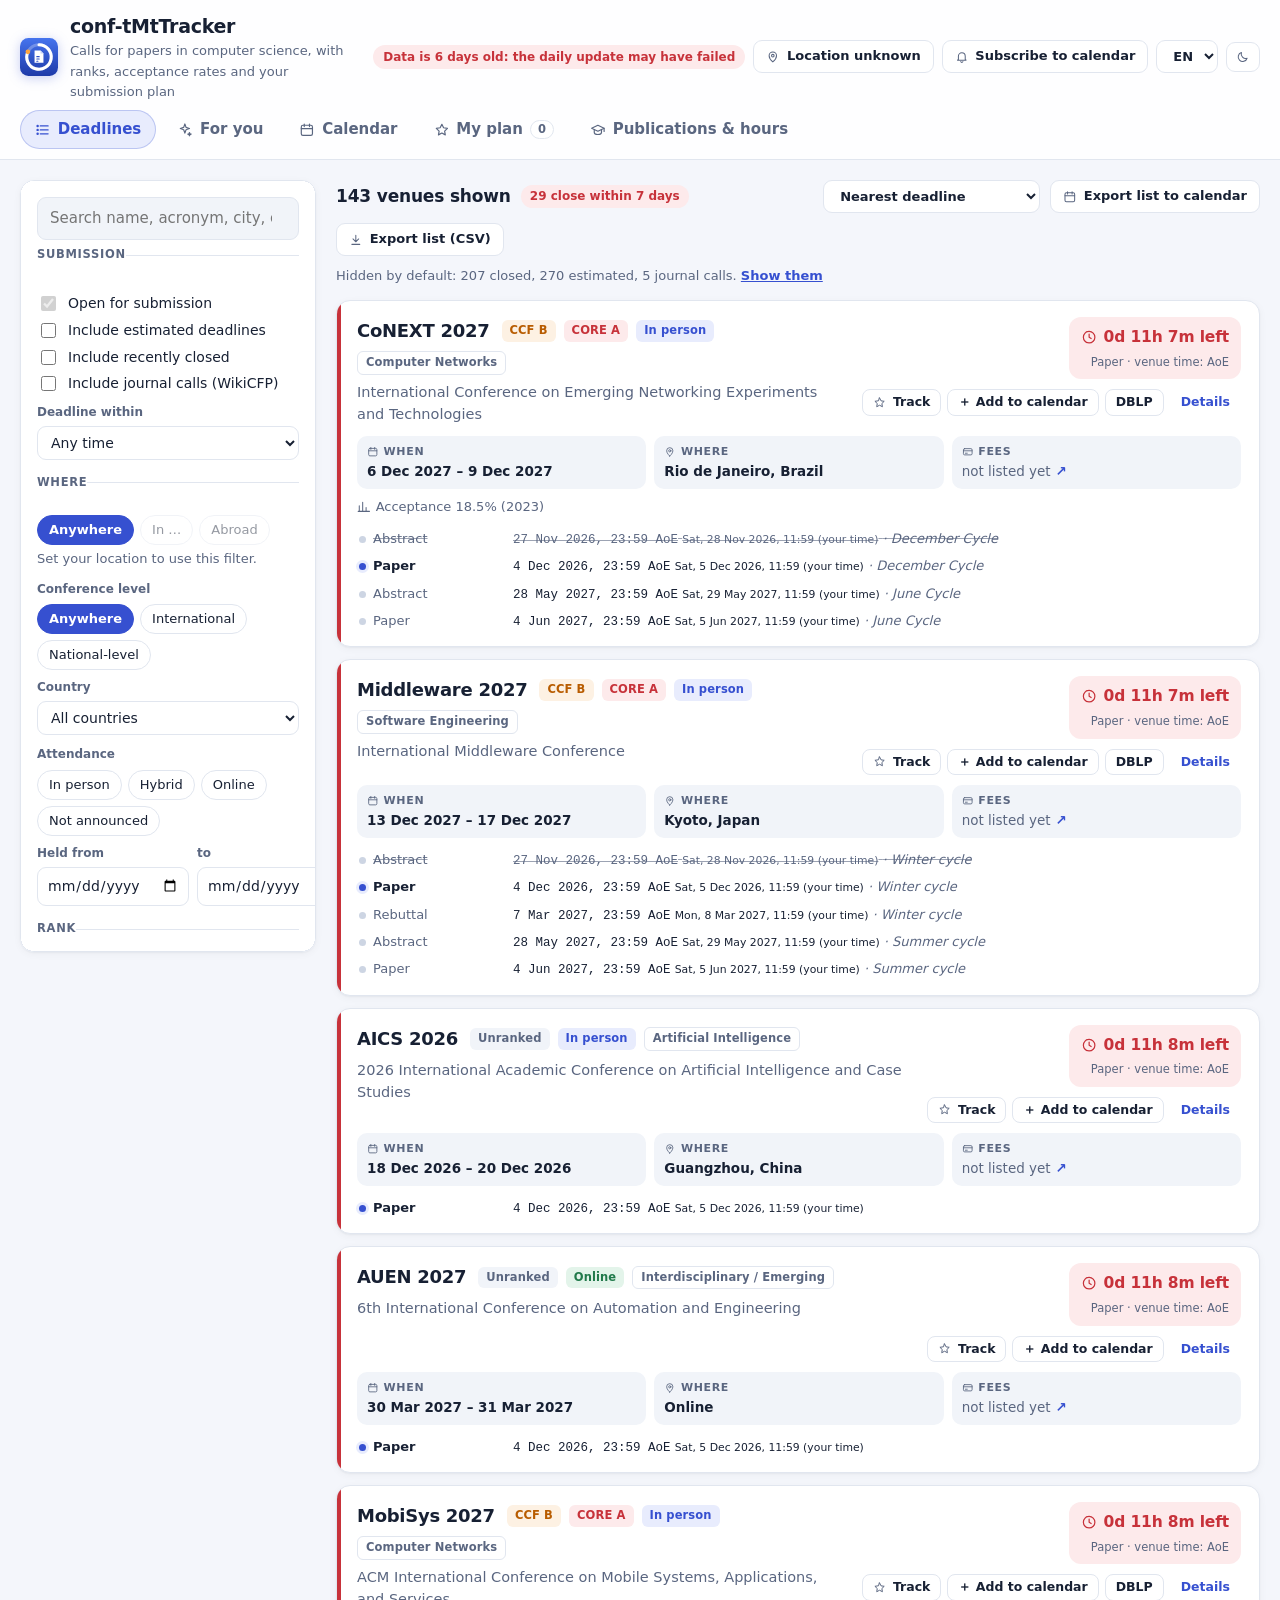
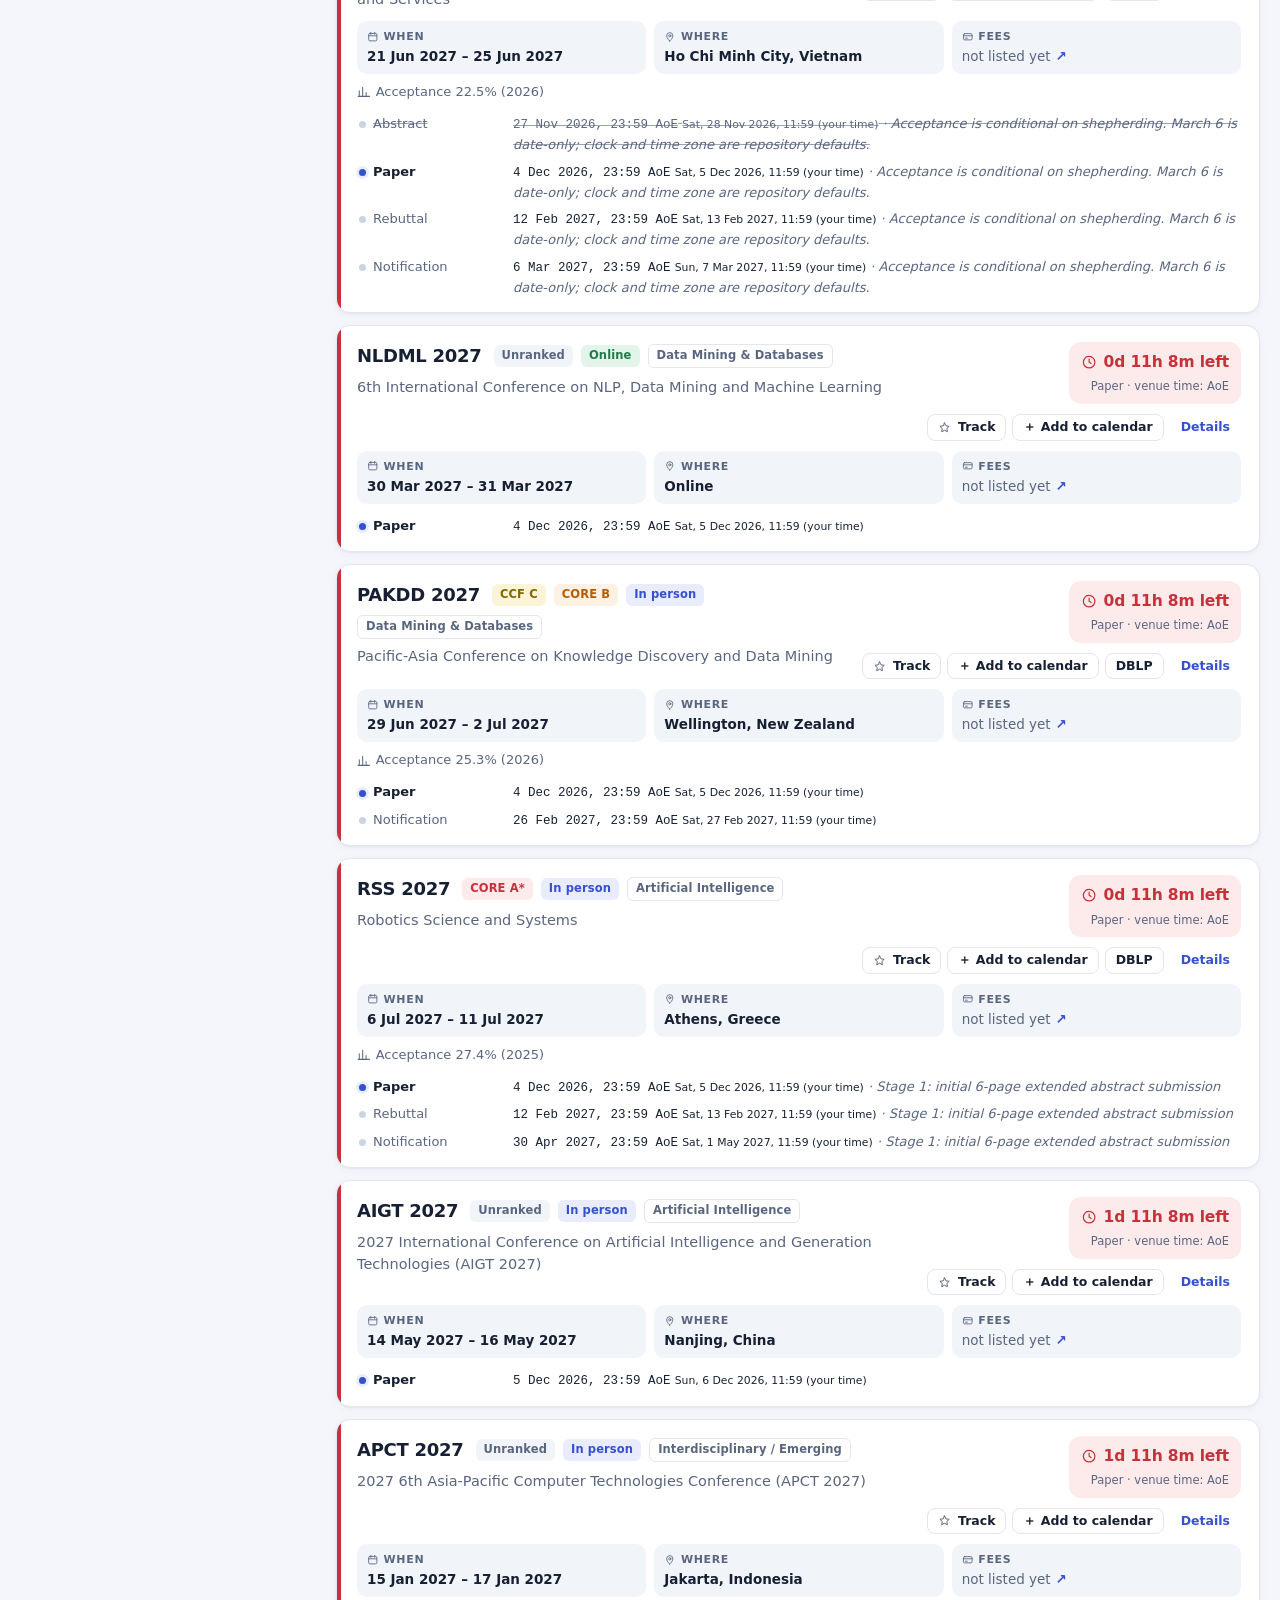
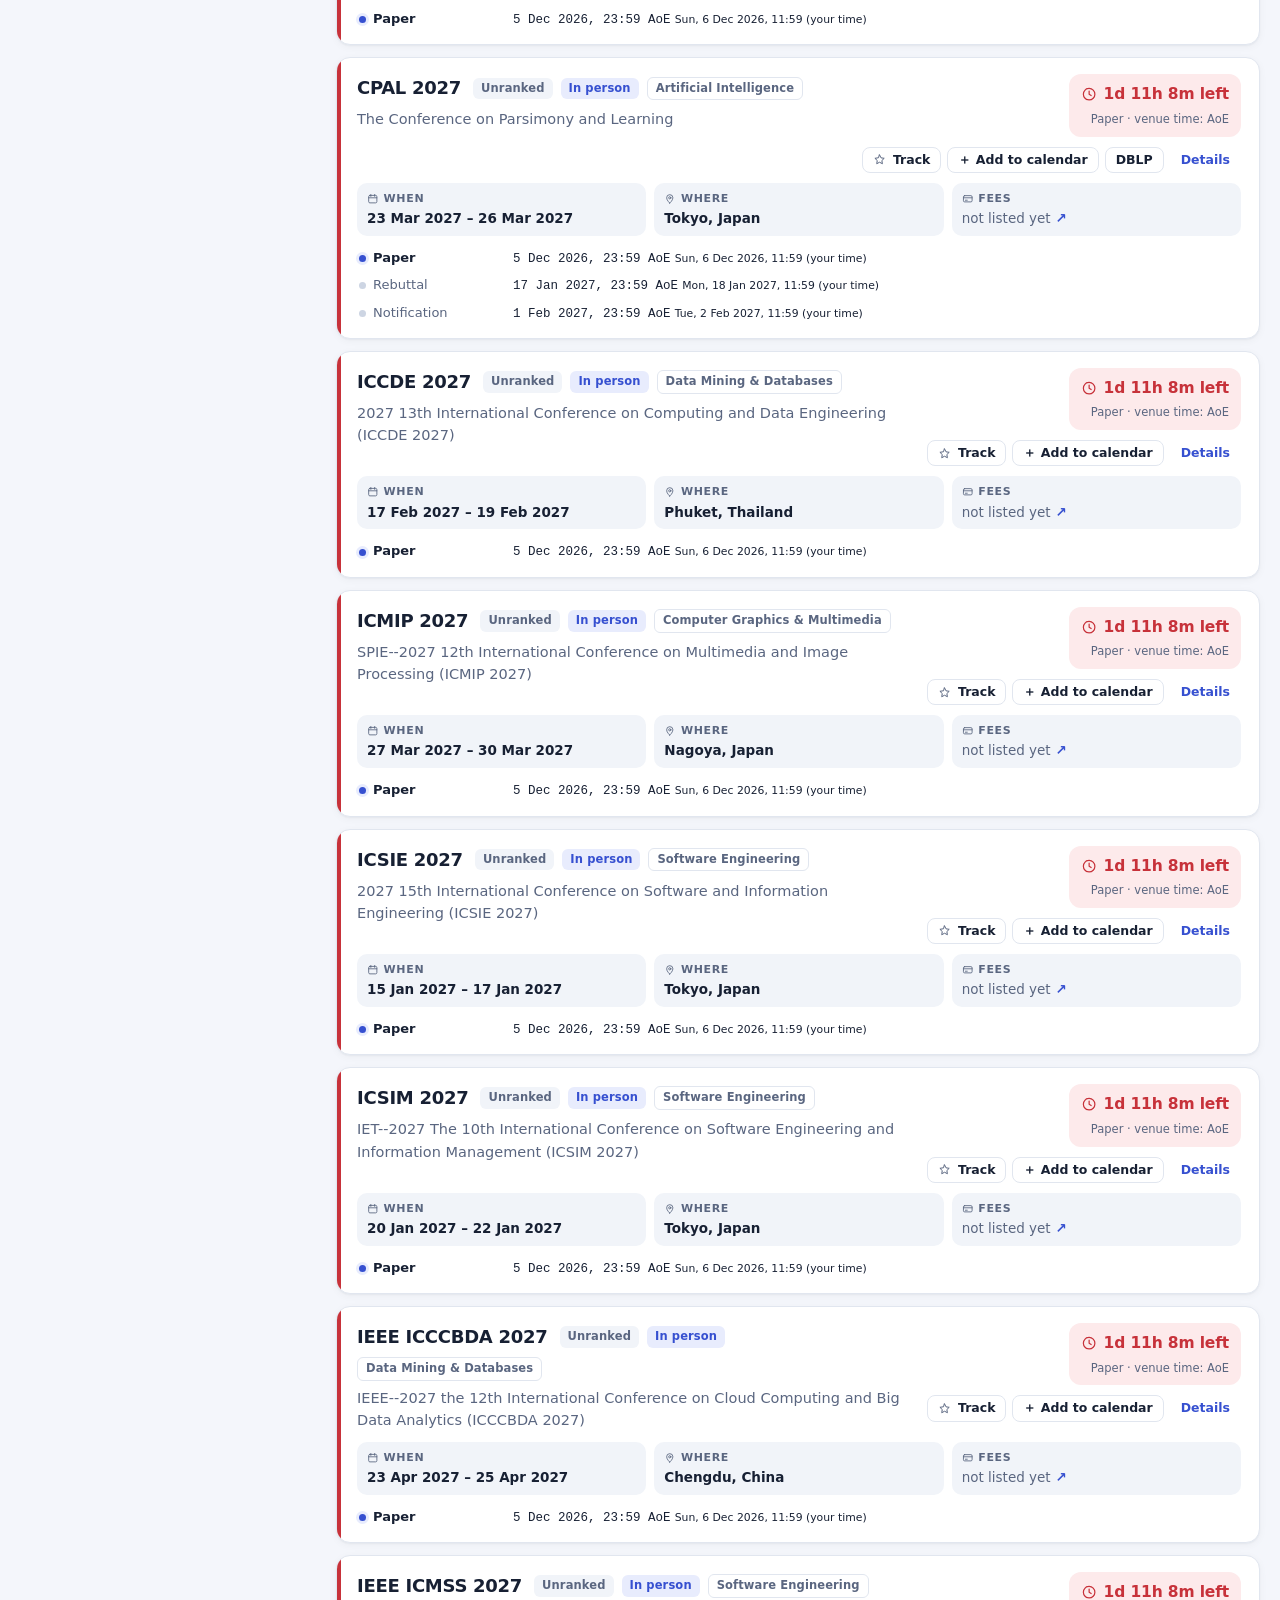
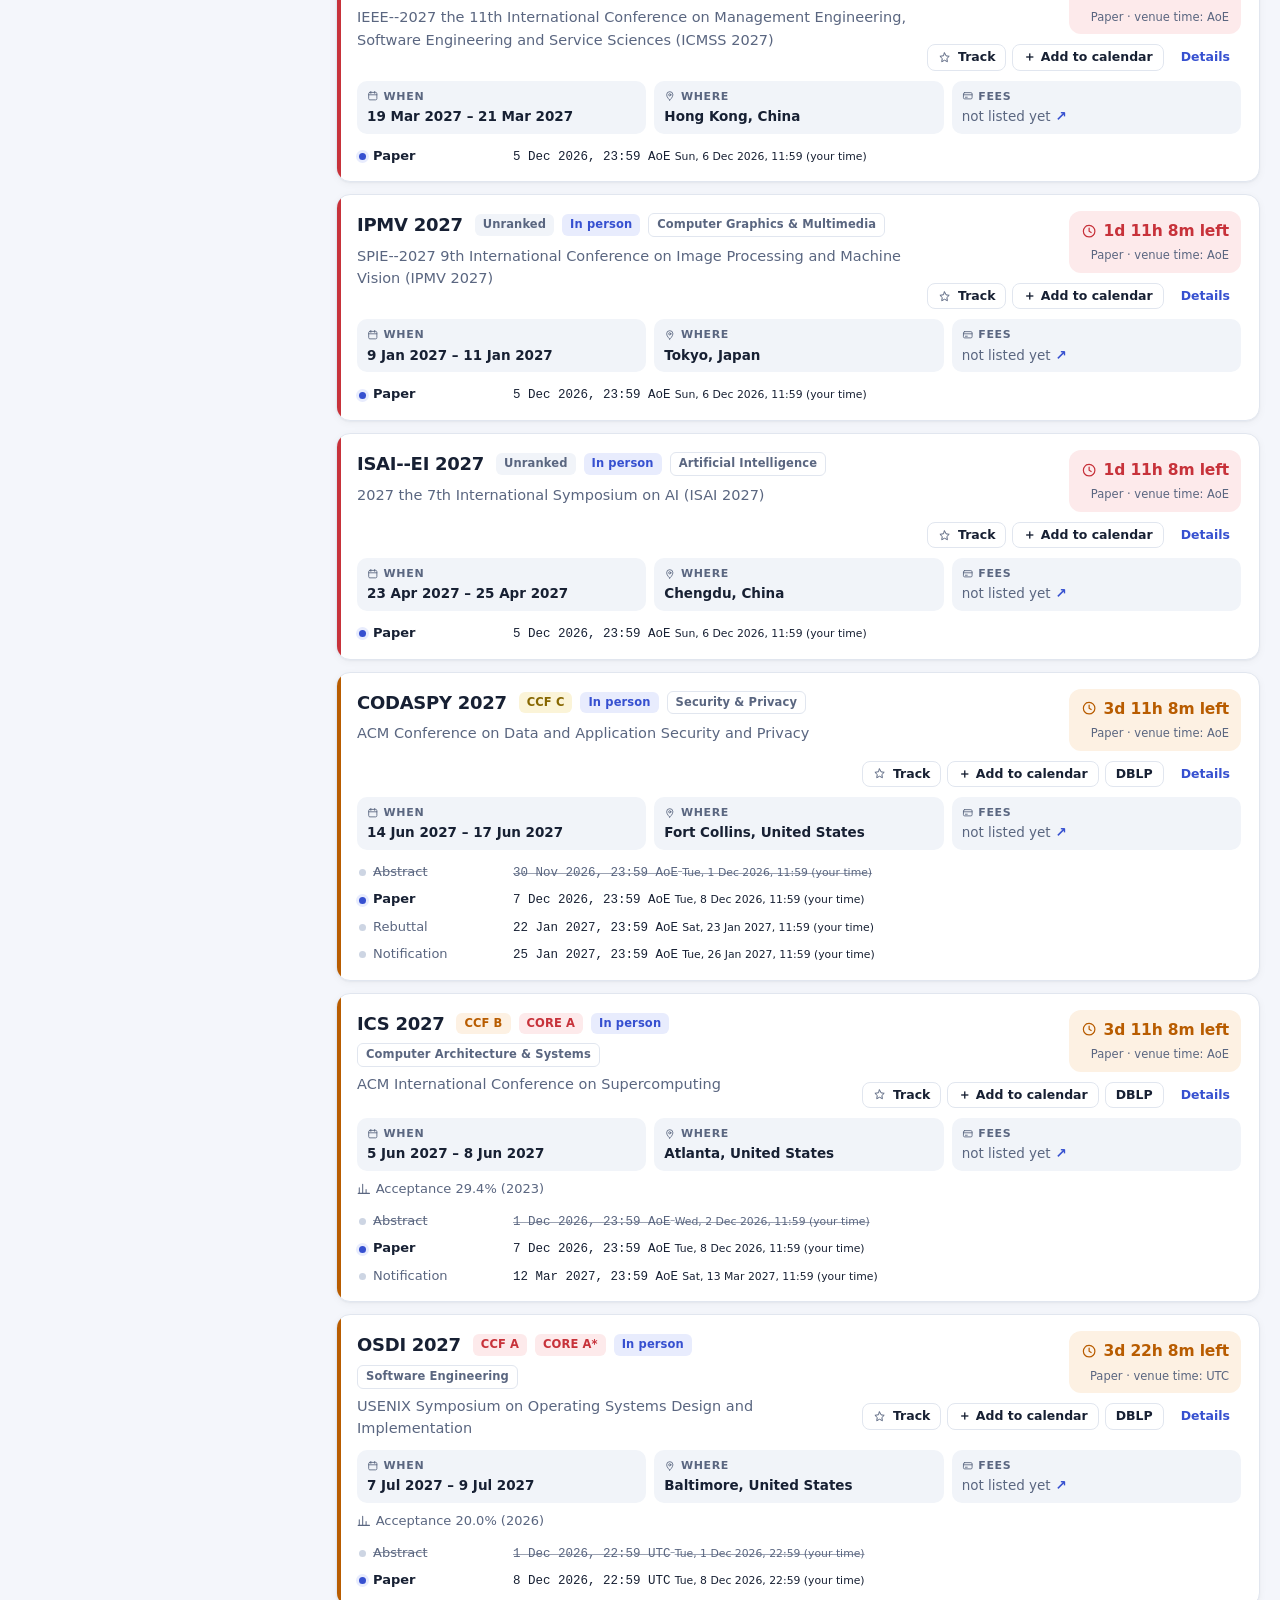
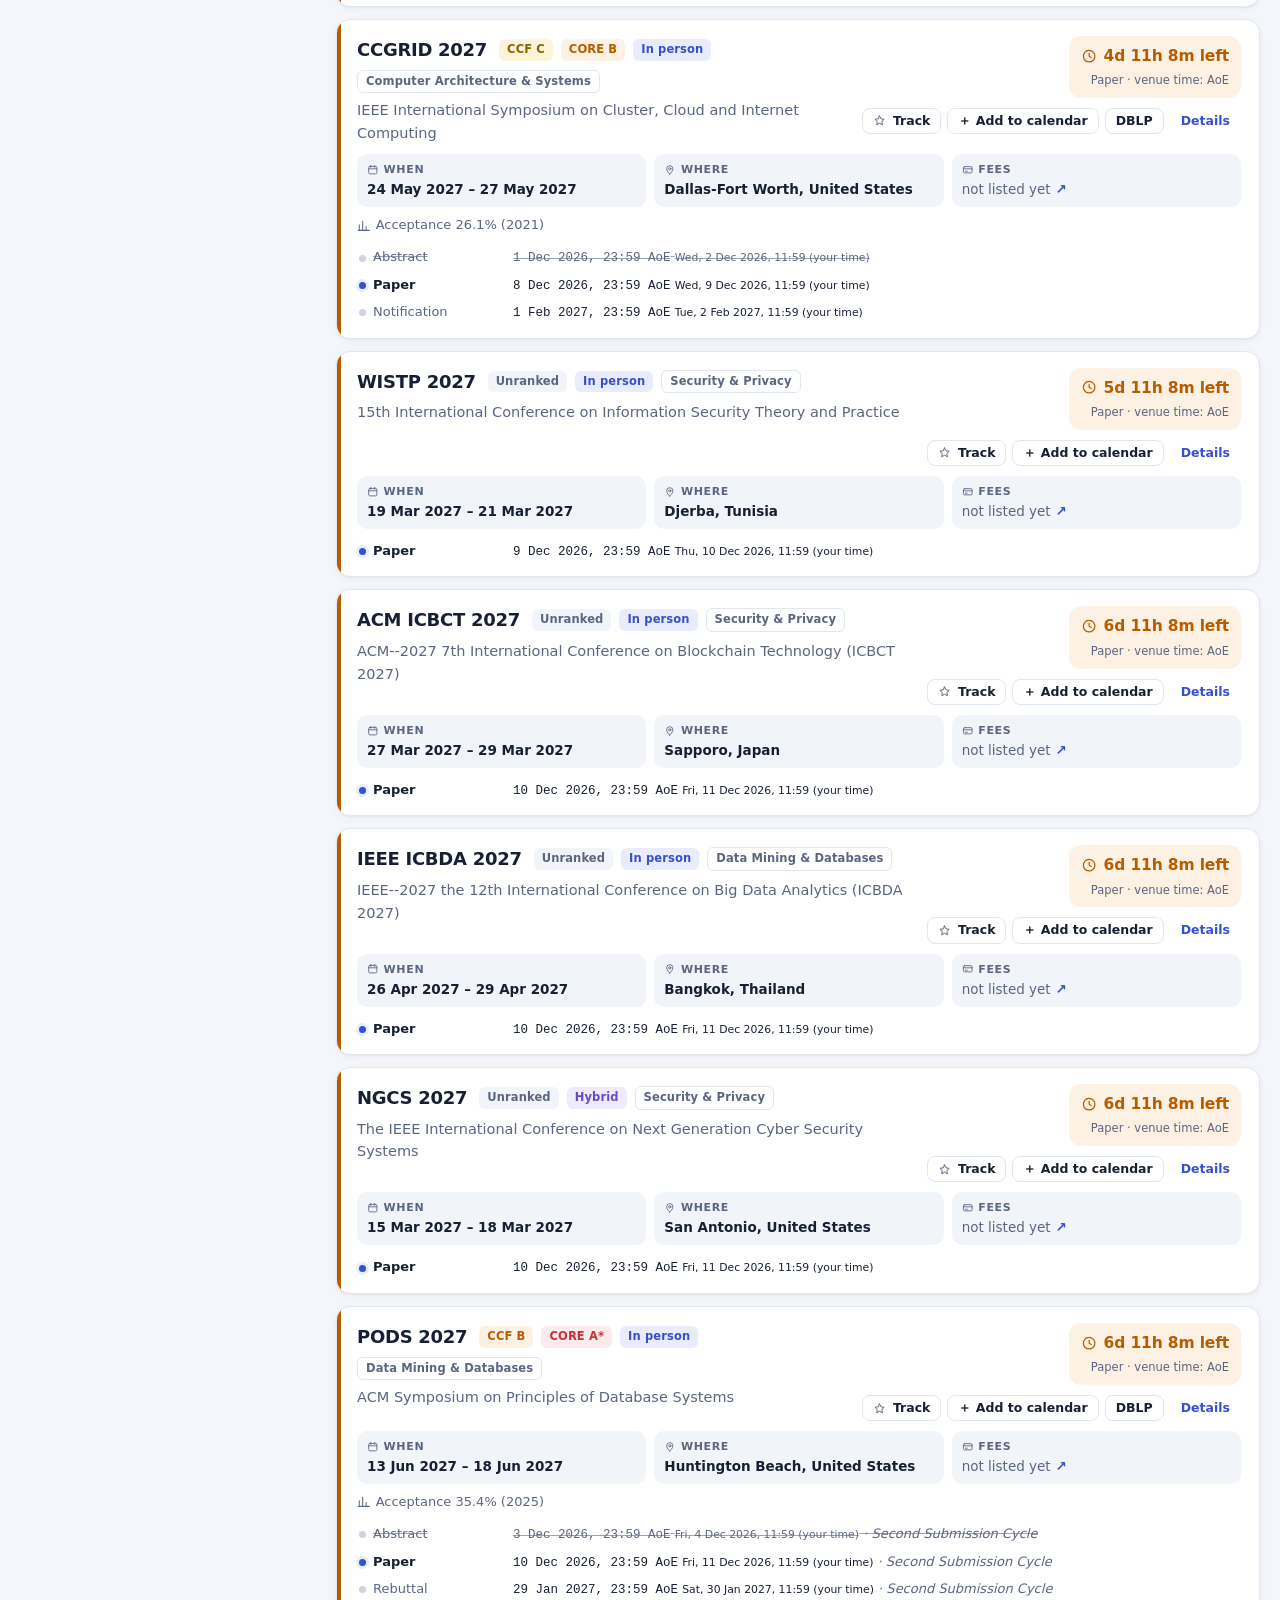
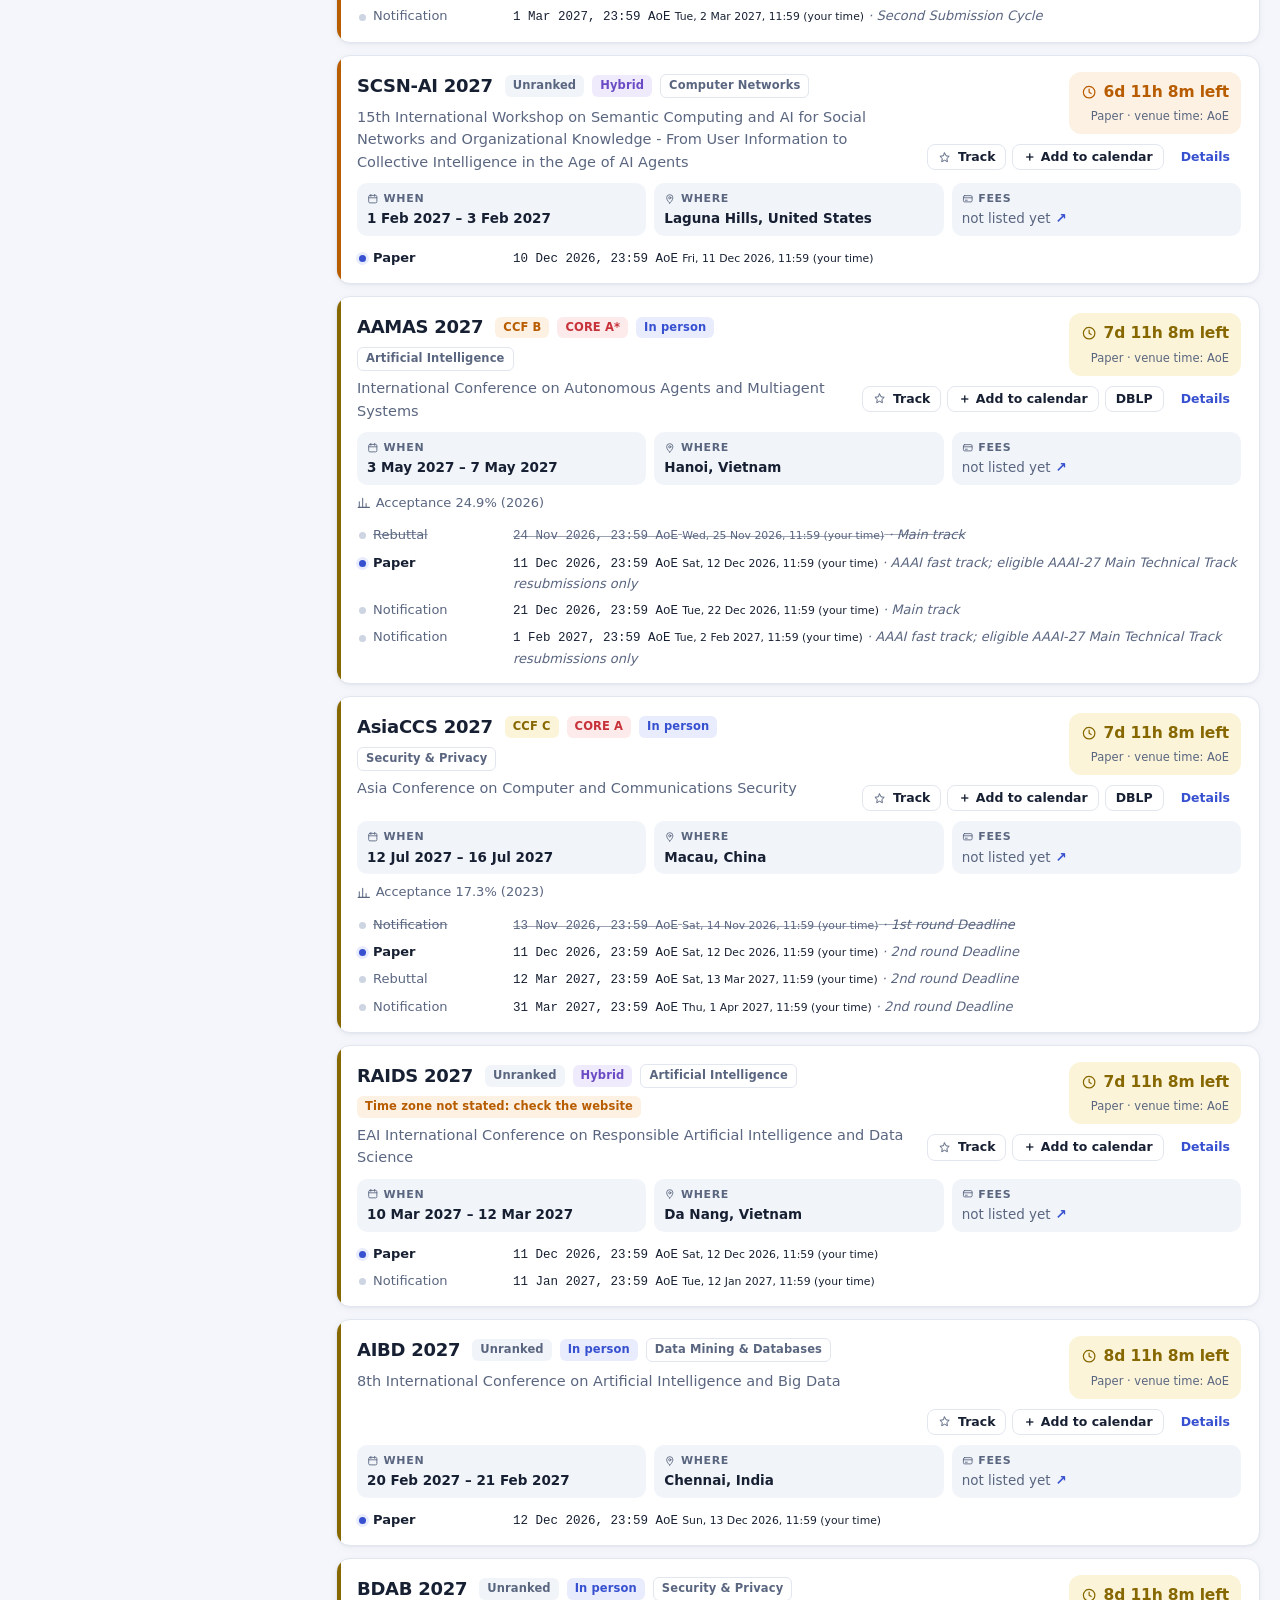
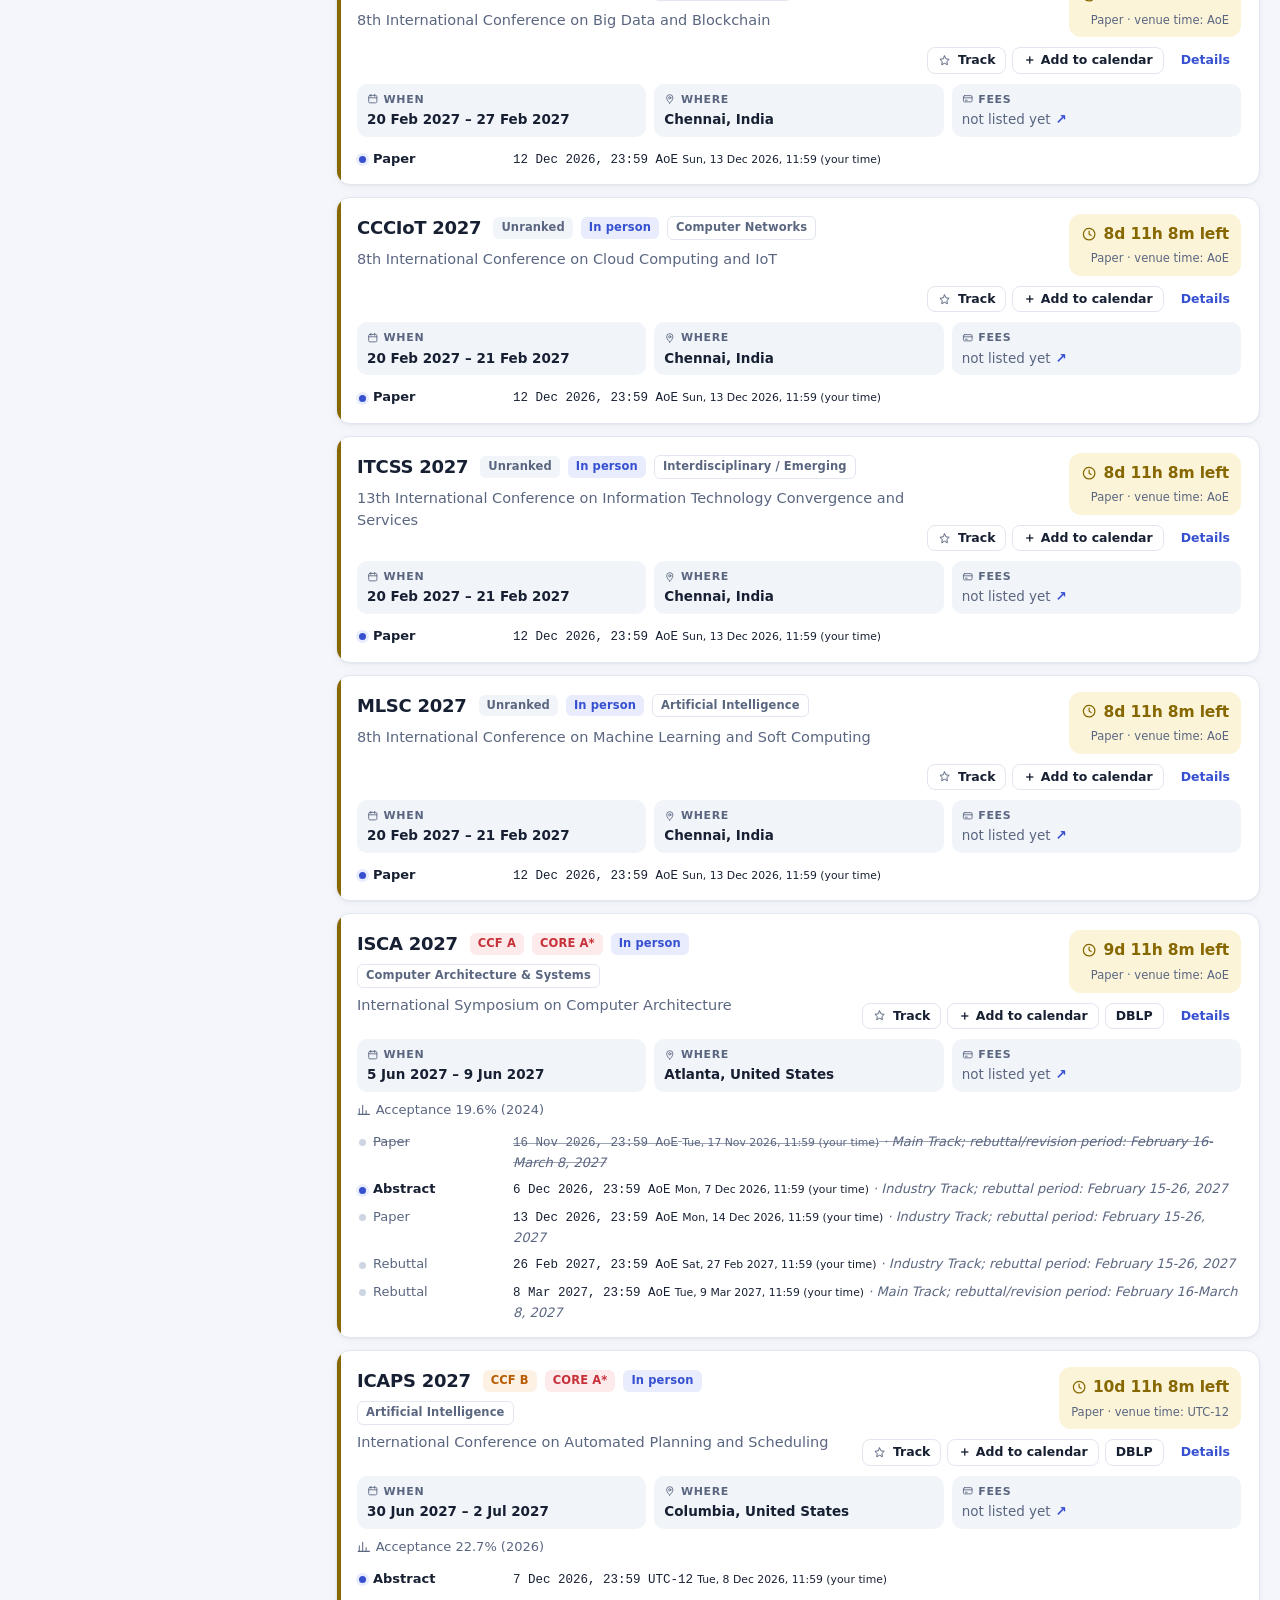
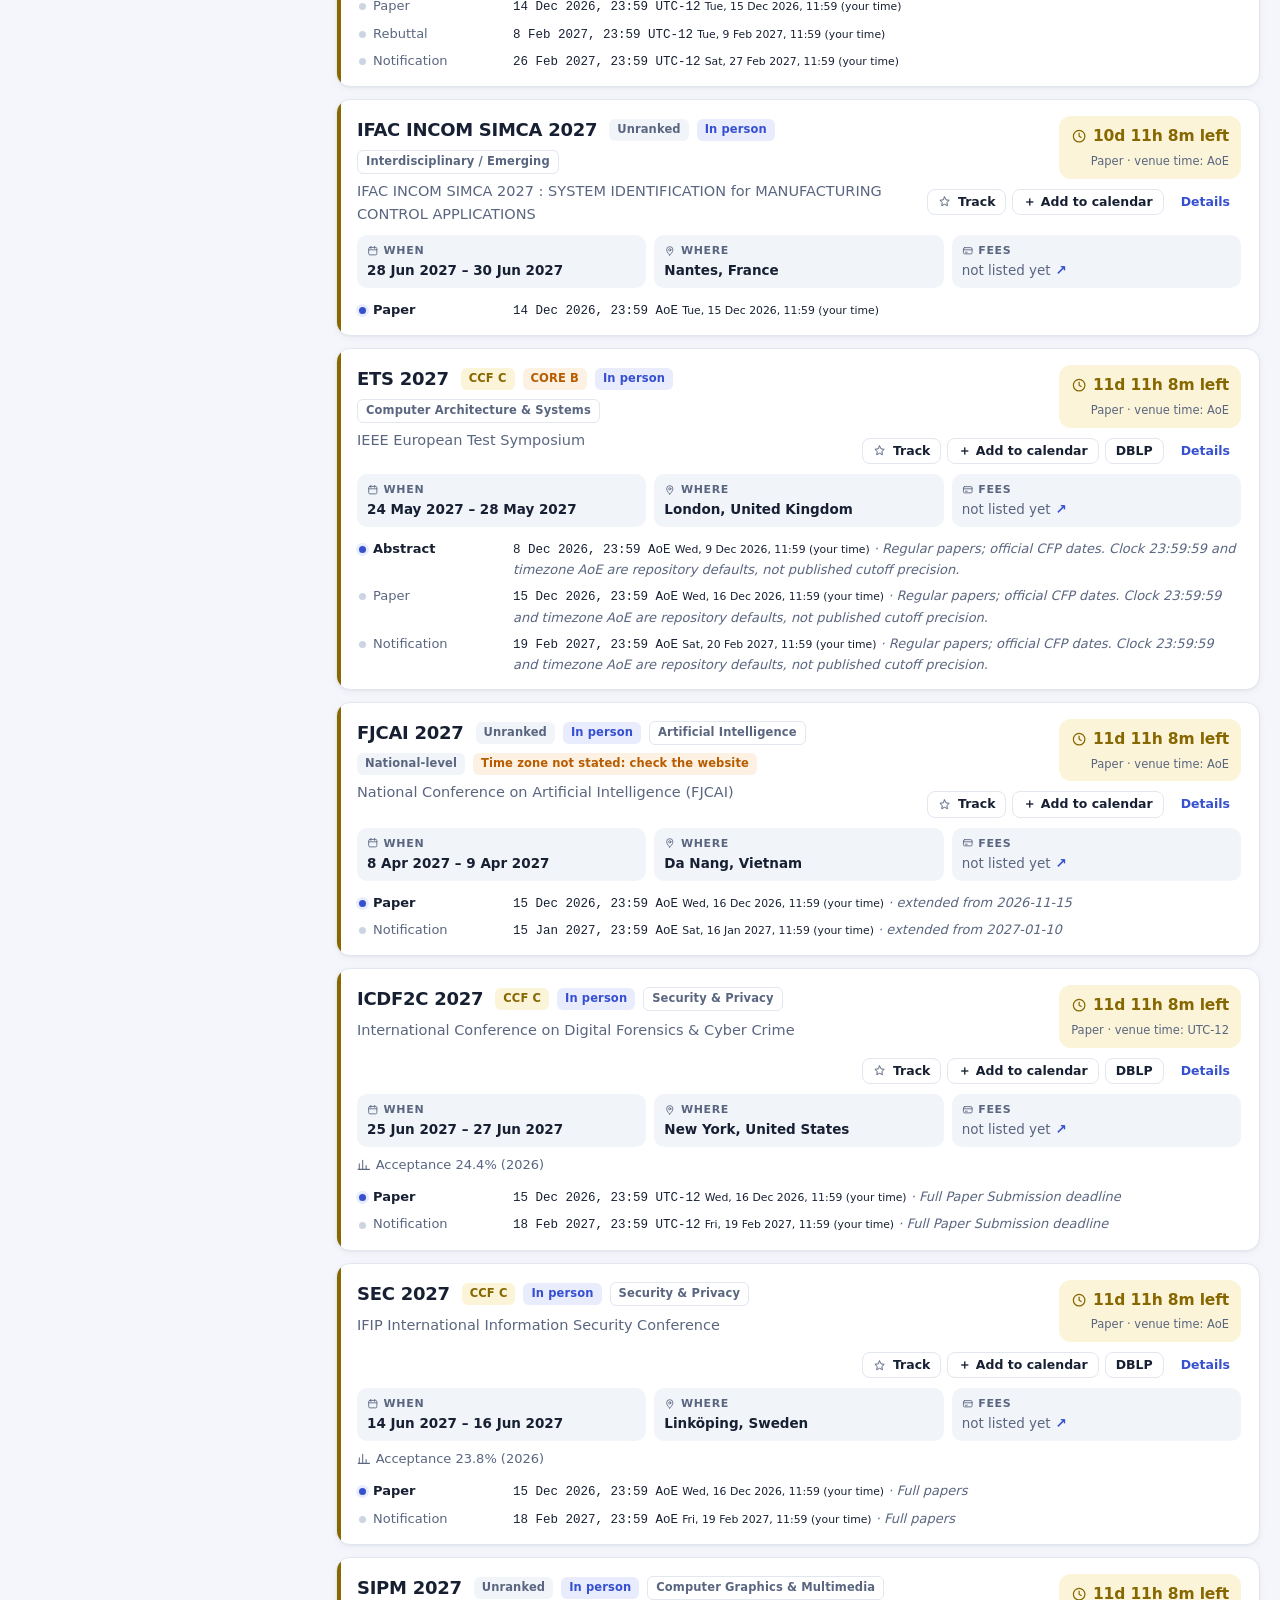
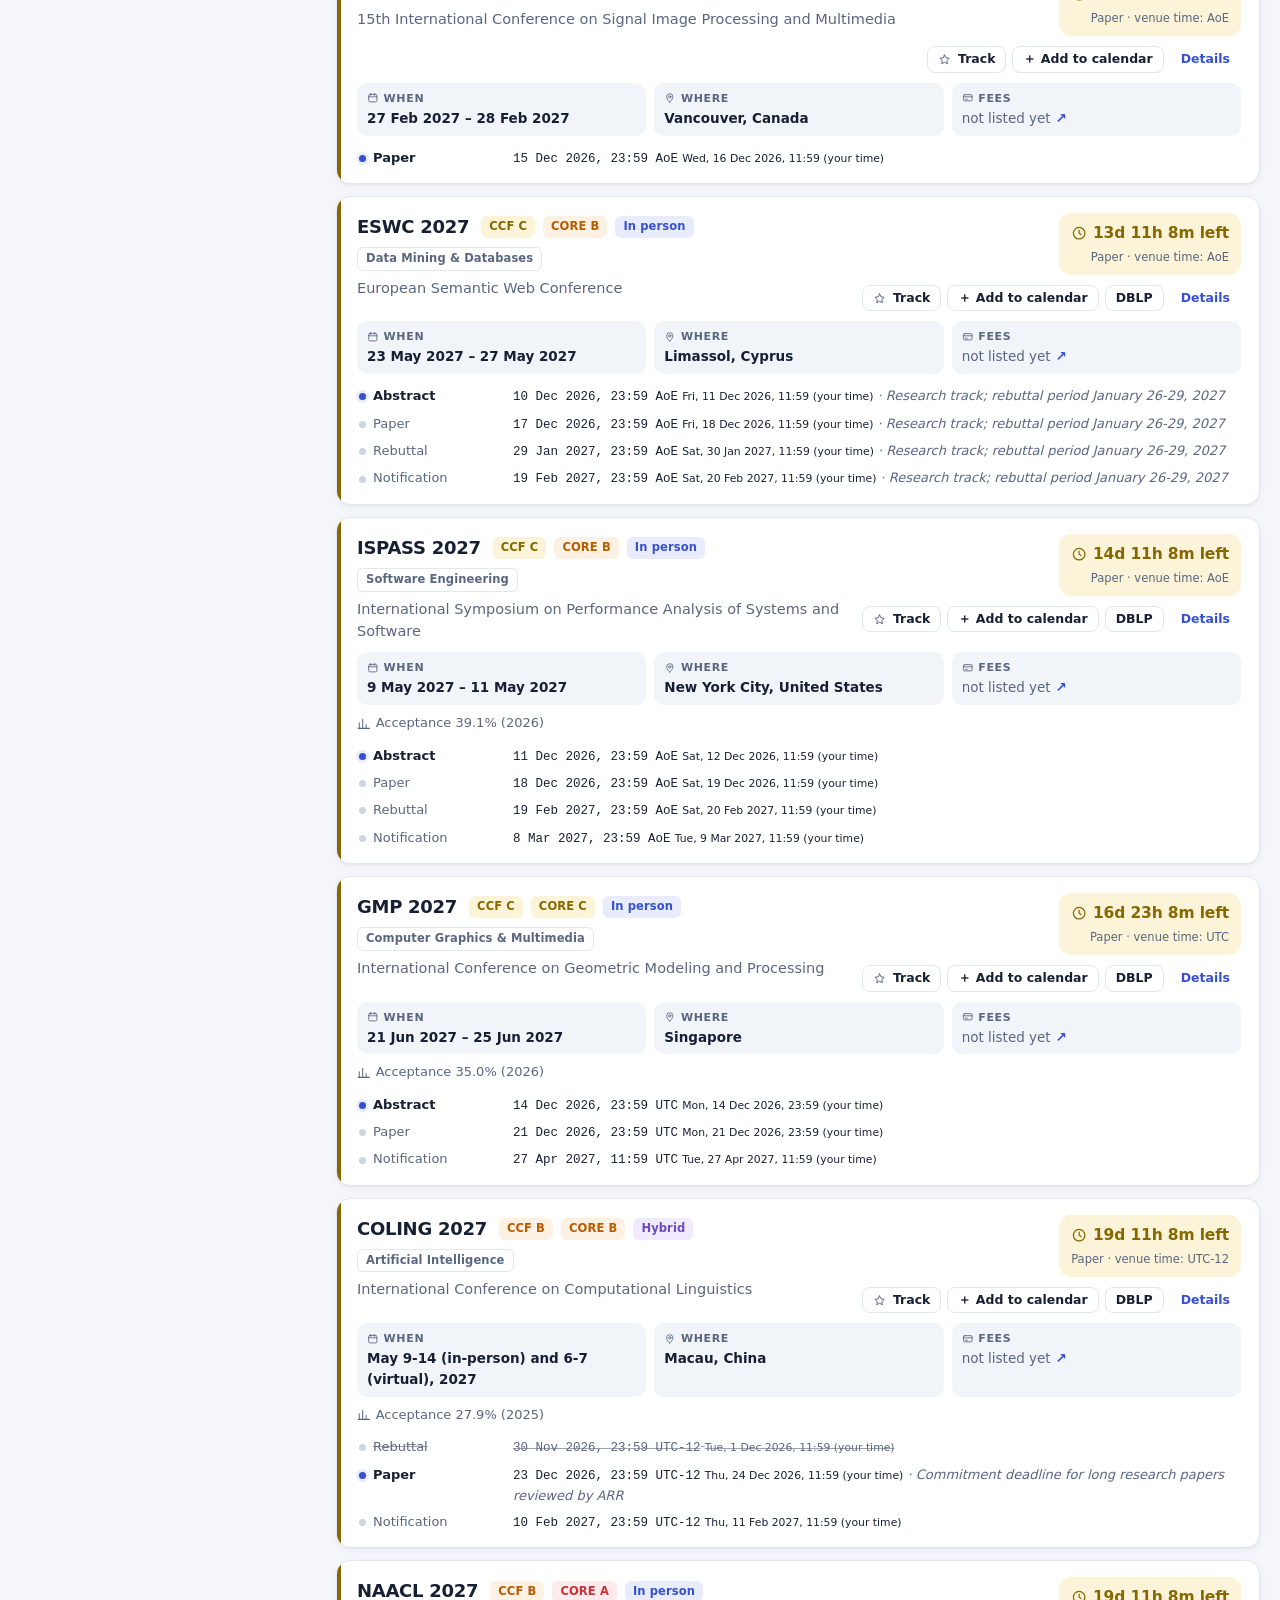
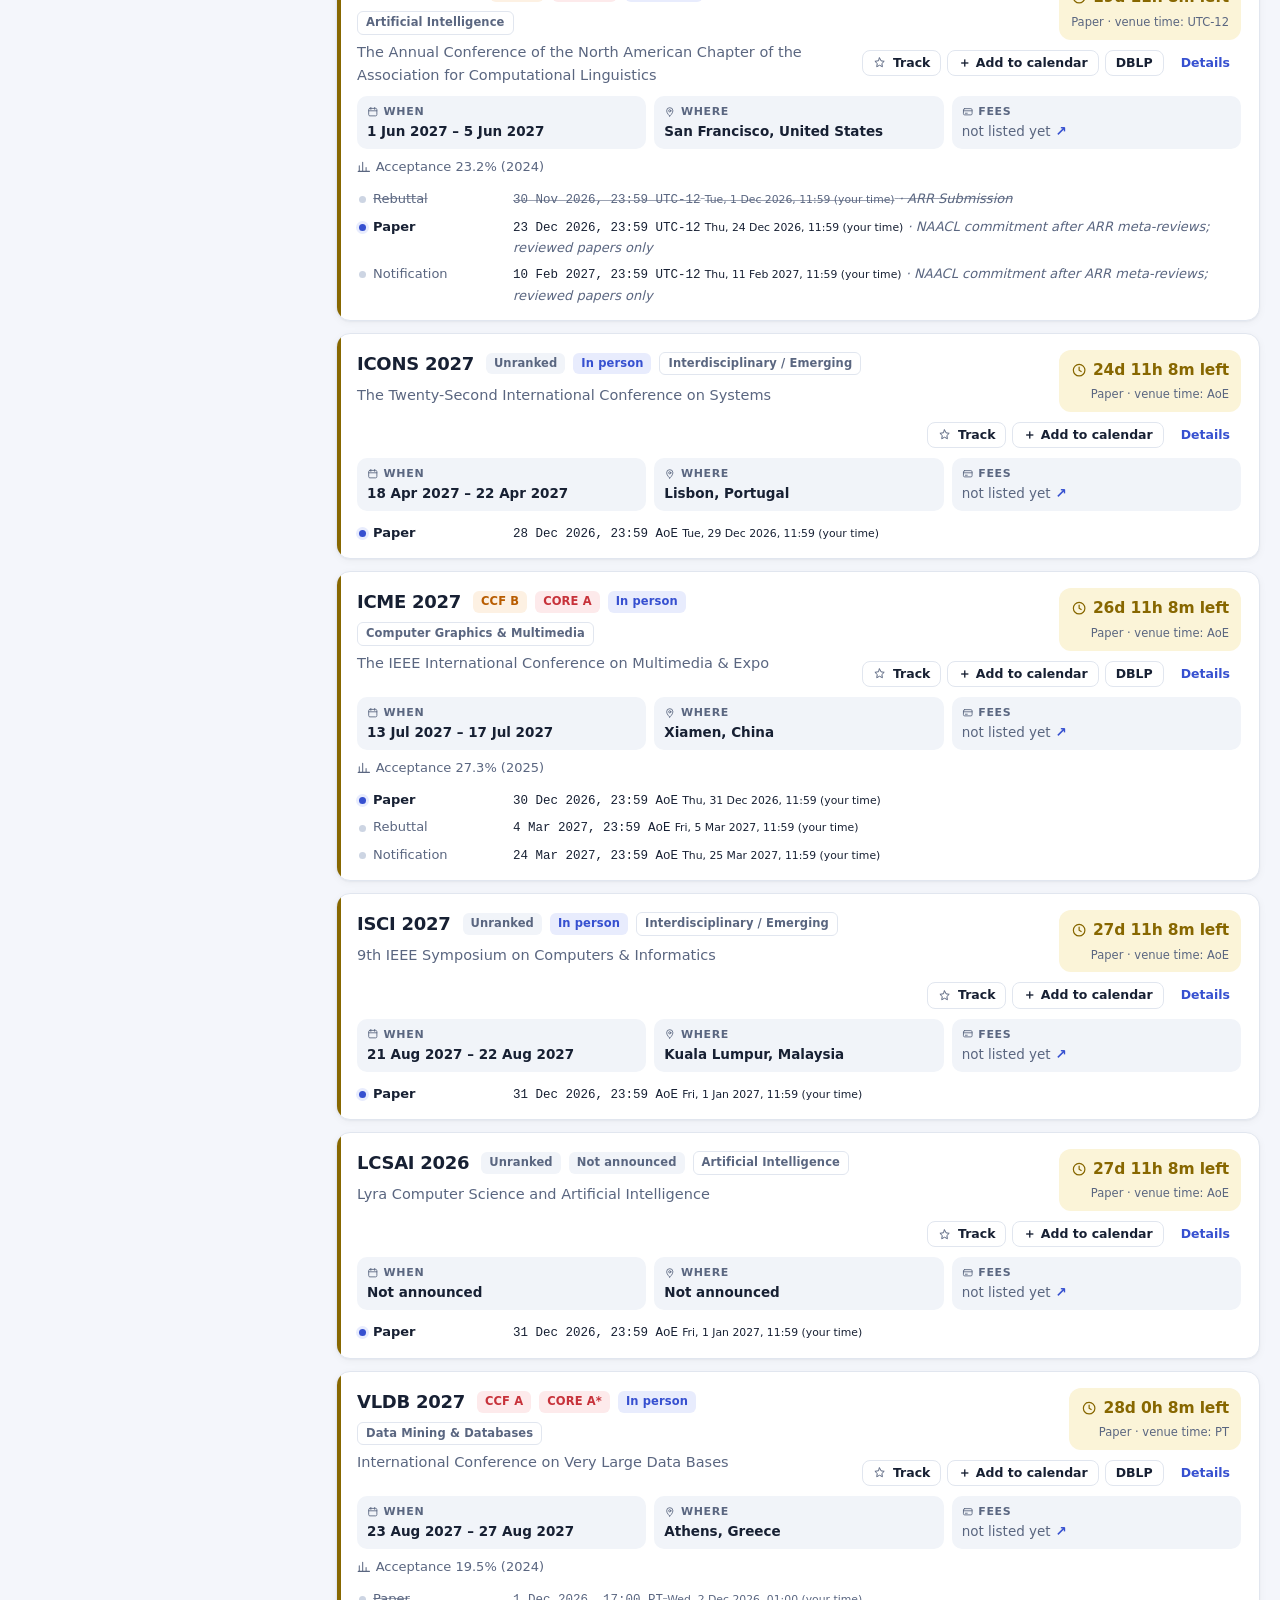
<file: index.html>
<!DOCTYPE html>
<html lang="en">
<head>
  <meta charset="UTF-8" />
  <meta name="viewport" content="width=device-width, initial-scale=1.0" />
  <title>PaperClock</title>
  <meta name="description" content="Computer science calls for papers with CCF and CORE ranks, acceptance rates, calendar export and a personal submission plan." />
  <link rel="icon" type="image/svg+xml" href="assets/icon.svg?v=13" />
  <link rel="apple-touch-icon" href="assets/apple-touch-icon.png?v=13" />
  <link rel="stylesheet" href="assets/styles.css?v=13" />
  <link rel="alternate" type="text/calendar" title="PaperClock: ranked conference deadlines" href="data/deadlines.ics" />
  <script>
    // Apply the saved theme before first paint to avoid a flash.
    try { const t = localStorage.getItem("conf_tracker_theme"); if (t) document.documentElement.dataset.theme = t; } catch {}
  </script>
</head>
<body>
  <header class="topbar">
    <div class="topbar-inner">
      <div class="brand">
        <span class="brand-mark" aria-hidden="true"><img src="assets/icon.svg?v=13" alt="" width="38" height="38" /></span>
        <div class="brand-text">
          <h1 id="app-name">PaperClock</h1>
          <p id="tagline"></p>
        </div>
      </div>
      <div class="top-actions">
        <span id="fresh" class="fresh" aria-live="polite"></span>
        <button id="btn-loc" class="btn" type="button"></button>
        <button id="btn-subscribe" class="btn" type="button"></button>
        <label class="sr-only" for="lang">Language</label>
        <select id="lang" class="btn" aria-label="Language">
          <option value="en">EN</option>
          <option value="vi">VI</option>
        </select>
        <button id="btn-theme" class="btn icon-only" type="button" aria-label="Theme"><svg class="ic" viewBox="0 0 24 24" fill="none" stroke="currentColor" stroke-width="1.8" stroke-linecap="round" stroke-linejoin="round" aria-hidden="true"><path d="M19.5 14.5A8 8 0 019.5 4.5a8 8 0 1010 10z"/></svg></button>
      </div>
    </div>
    <nav class="tabs" role="tablist" aria-label="Views">
      <button class="tab" role="tab" data-view="list" id="tab-list"></button>
      <button class="tab" role="tab" data-view="foryou" id="tab-foryou"></button>
      <button class="tab" role="tab" data-view="calendar" id="tab-calendar"></button>
      <button class="tab" role="tab" data-view="plan" id="tab-plan"></button>
      <button class="tab" role="tab" data-view="pubs" id="tab-pubs"></button>
    </nav>
  </header>

  <main id="layout" class="layout">
    <aside id="filters" class="panel" aria-label="Filters"></aside>
    <section id="view" aria-live="polite">
      <div id="loading" class="skeleton-list" aria-label="Loading"><div class="skeleton"></div><div class="skeleton"></div><div class="skeleton"></div></div>
    </section>
  </main>

  <footer><span id="footer"></span> <a href="privacy.html">Privacy policy</a></footer>

  <dialog id="dlg-subscribe">
    <h2 id="sub-title"></h2>
    <p id="sub-body"></p>
    <div class="copy-row">
      <input id="sub-url" readonly aria-label="Feed URL" />
      <button class="btn" type="button" data-action="copy-feed" id="sub-copy"></button>
    </div>
    <p><a id="sub-download" href="data/deadlines.ics" download>deadlines.ics</a></p>
    <form method="dialog"><button class="btn" id="sub-close"></button></form>
  </dialog>

  <dialog id="dlg-loc">
    <h2 id="loc-title"></h2>
    <label class="field"><span id="loc-country-label"></span><select id="loc-country"></select></label>
    <label class="field"><span id="loc-city-label"></span><select id="loc-city"></select></label>
    <p><button class="btn" type="button" id="loc-precise"></button></p>
    <p class="hint" id="loc-note"></p>
    <p class="hint" id="loc-status" role="status"></p>
    <form method="dialog" class="dlg-actions">
      <button class="btn primary" id="loc-save"></button>
      <button class="btn" id="loc-close"></button>
    </form>
  </dialog>

  <input type="file" id="plan-file" accept="application/json,.json" hidden />
  <div id="toast" class="toast" role="status"></div>

  <script type="module" src="assets/app.js?v=13"></script>
</body>
</html>
</file>
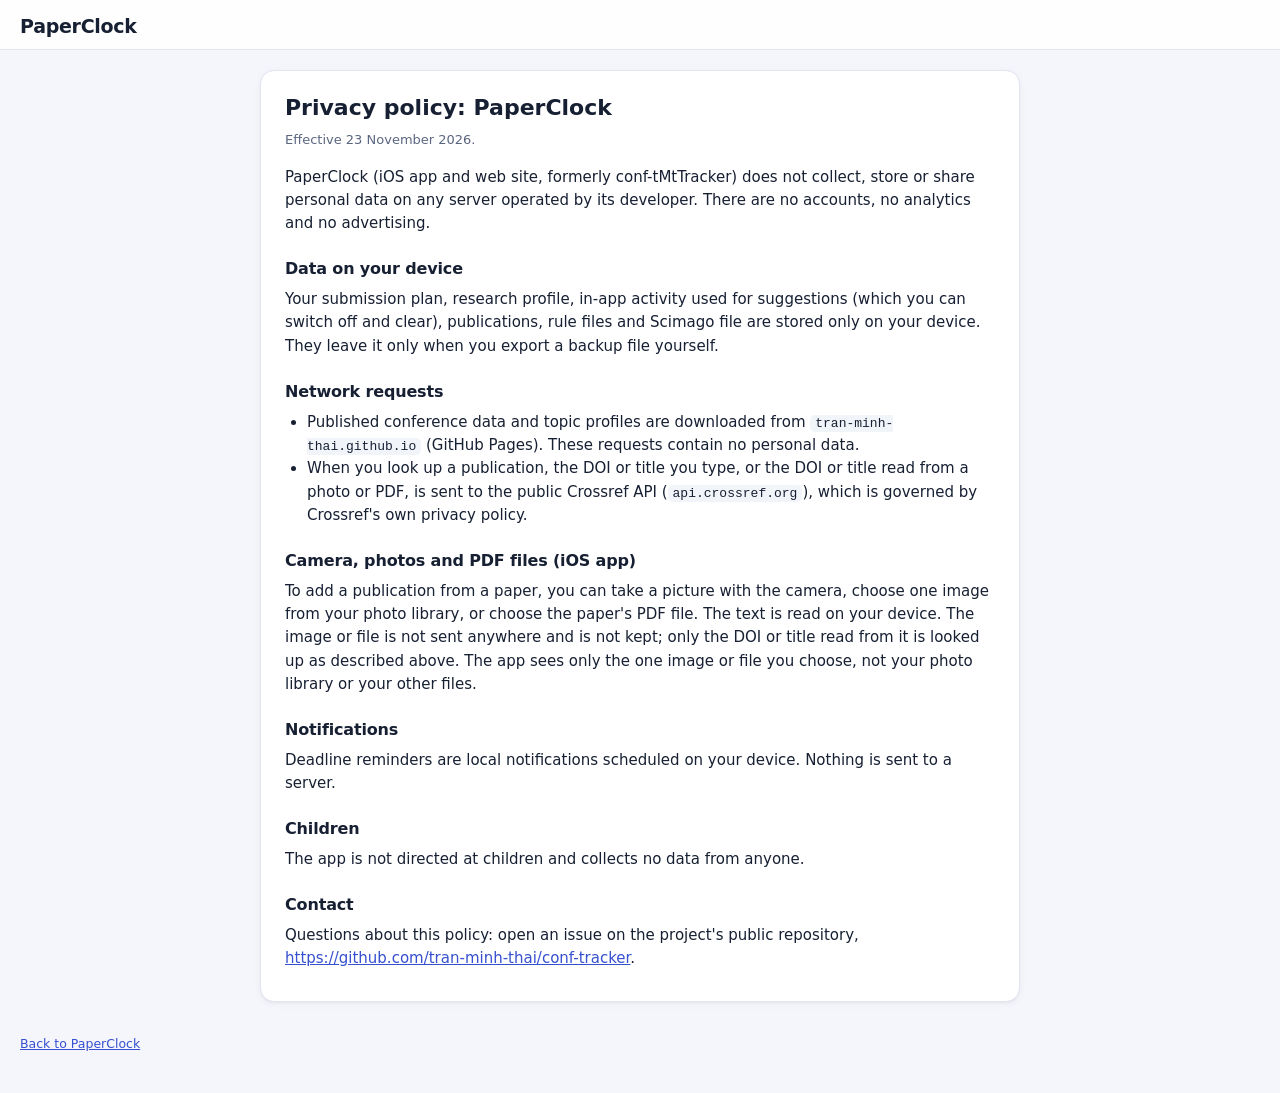
<file: privacy.html>
<!DOCTYPE html>
<html lang="en">
<head>
  <meta charset="UTF-8" />
  <meta name="viewport" content="width=device-width, initial-scale=1.0" />
  <title>Privacy policy: PaperClock</title>
  <meta name="description" content="Privacy policy of the PaperClock iOS app and web site." />
  <link rel="icon" href="data:image/svg+xml,%3Csvg xmlns='http://www.w3.org/2000/svg' viewBox='0 0 32 32'%3E%3Crect width='32' height='32' rx='7' fill='%232f5bd3'/%3E%3Cpath d='M9 8h14v3H9zM9 14h14v3H9zM9 20h9v3H9z' fill='white'/%3E%3C/svg%3E" />
  <link rel="stylesheet" href="assets/styles.css?v=5" />
  <script>
    // Apply the saved theme before first paint to avoid a flash.
    try { const t = localStorage.getItem("conf_tracker_theme"); if (t) document.documentElement.dataset.theme = t; } catch {}
  </script>
  <style>
    .policy { max-width: 760px; margin: 20px auto; padding: 20px 24px; }
    .policy h2 { font-size: 22px; margin: 0 0 4px; }
    .policy h3 { font-size: 16px; margin: 22px 0 6px; }
    .policy p, .policy ul { margin: 0 0 10px; }
    .policy ul { padding-left: 22px; }
    .policy code { font-family: var(--mono); font-size: 13px; background: var(--surface-2); padding: 1px 5px; border-radius: 5px; }
    .policy .effective { color: var(--muted); font-size: 13px; margin-bottom: 16px; }
    @media (max-width: 600px) { .policy { margin: 12px 16px; padding: 16px; } }
  </style>
</head>
<body>
  <header class="topbar">
    <div class="topbar-inner">
      <div class="brand">
        <h1><a href="./" style="color: inherit; text-decoration: none;">PaperClock</a></h1>
      </div>
    </div>
  </header>

  <main>
    <article class="panel policy">
      <h2>Privacy policy: PaperClock</h2>
      <p class="effective">Effective 23 November 2026.</p>

      <p>PaperClock (iOS app and web site, formerly conf-tMtTracker) does not collect, store or share personal data on any
      server operated by its developer. There are no accounts, no analytics and no advertising.</p>

      <h3>Data on your device</h3>
      <p>Your submission plan, research profile, in-app activity used for suggestions (which you can
      switch off and clear), publications, rule files and Scimago file are stored only on your device.
      They leave it only when you export a backup file yourself.</p>

      <h3>Network requests</h3>
      <ul>
        <li>Published conference data and topic profiles are downloaded from
        <code>tran-minh-thai.github.io</code> (GitHub Pages). These requests contain no personal data.</li>
        <li>When you look up a publication, the DOI or title you type, or the DOI or title read from a photo or PDF,
        is sent to the public Crossref API (<code>api.crossref.org</code>), which is governed by Crossref's own
        privacy policy.</li>
      </ul>

      <h3>Camera, photos and PDF files (iOS app)</h3>
      <p>To add a publication from a paper, you can take a picture with the camera, choose one image from
      your photo library, or choose the paper's PDF file. The text is read on your device. The image or
      file is not sent anywhere and is not kept; only the DOI or title read from it is looked up as
      described above. The app sees only the one image or file you choose, not your photo library or
      your other files.</p>

      <h3>Notifications</h3>
      <p>Deadline reminders are local notifications scheduled on your device. Nothing is sent to a
      server.</p>

      <h3>Children</h3>
      <p>The app is not directed at children and collects no data from anyone.</p>

      <h3>Contact</h3>
      <p>Questions about this policy: open an issue on the project's public repository,
      <a href="https://github.com/tran-minh-thai/conf-tracker">https://github.com/tran-minh-thai/conf-tracker</a>.</p>
    </article>
  </main>

  <footer><a href="./">Back to PaperClock</a></footer>
</body>
</html>
</file>
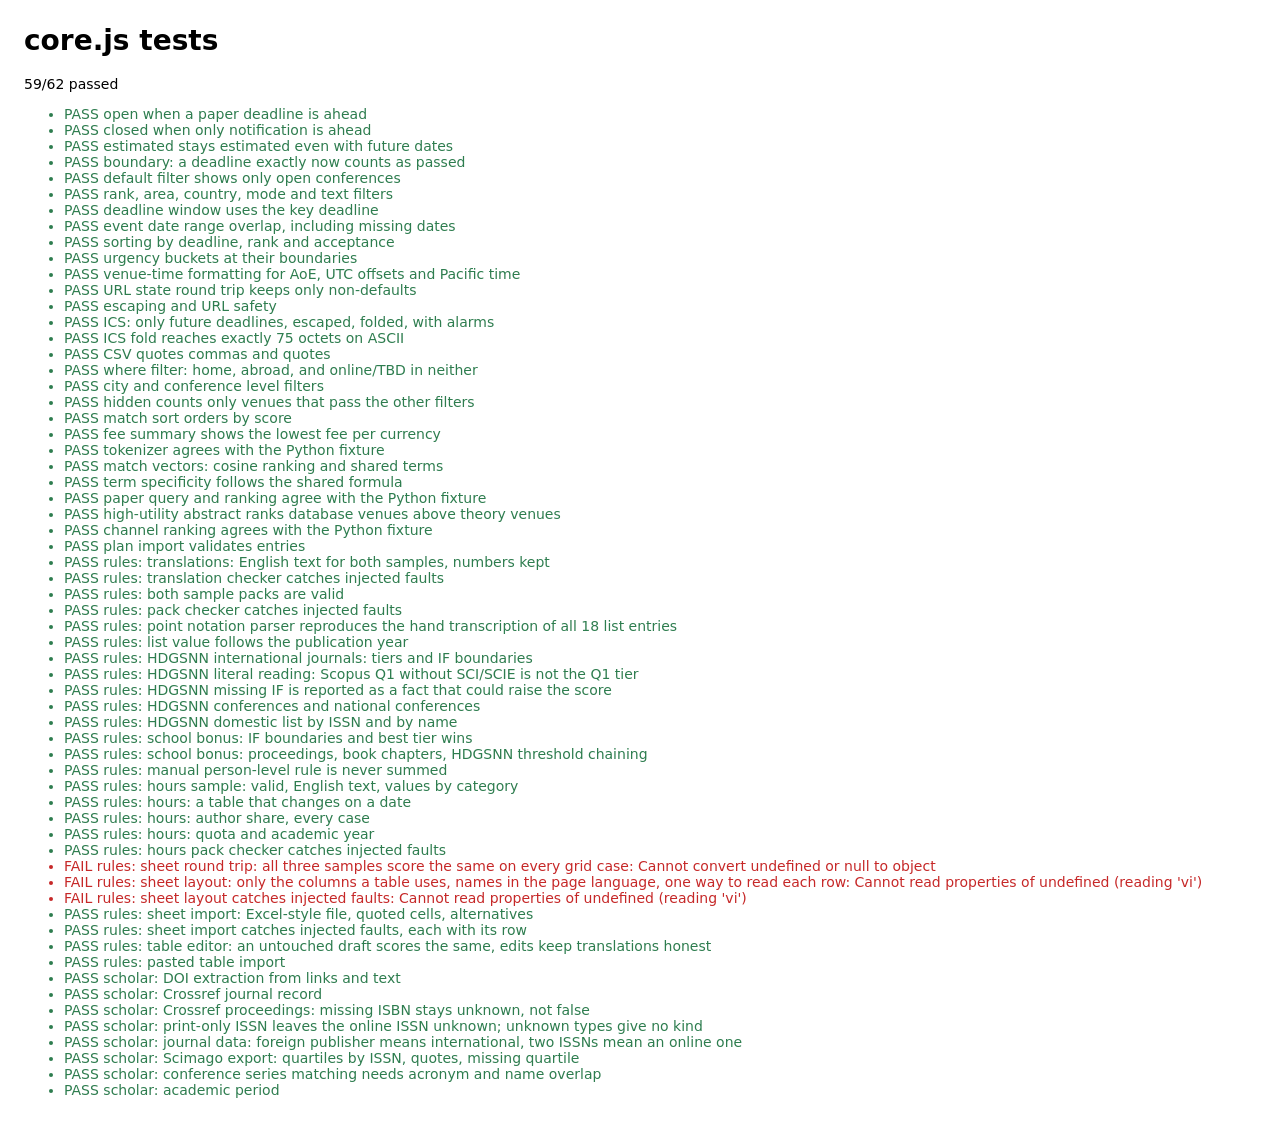
<file: tests/core.test.html>
<!DOCTYPE html>
<html lang="en">
<head>
  <meta charset="UTF-8" />
  <title>core.js tests</title>
  <style>body { font: 14px system-ui, sans-serif; margin: 24px; } .fail { color: #c62828; } .pass { color: #2e7d4f; }</style>
</head>
<body>
  <h1>core.js tests</h1>
  <p id="summary">running…</p>
  <ul id="out"></ul>
  <script type="module">
    import { run } from "./core.test.js";
    // ?core=<path> runs the suite against another copy of the module (used for fault injection).
    const target = new URLSearchParams(location.search).get("core") || "../assets/core.js";
    const shared = await (await fetch("./fixtures/tokenize_cases.json", { cache: "no-cache" })).json();
    // Stopwords come from the published profiles, so a drift between Python and JS fails here.
    const prof = await (await fetch("../data/venue_profiles.json", { cache: "no-cache" })).json();
    const paper = await (await fetch("./fixtures/paper_match_cases.json", { cache: "no-cache" })).json();
    const channels = await (await fetch("./fixtures/channel_cases.json", { cache: "no-cache" })).json();
    const results = run(await import(target), await import("../assets/match.js"),
      { cases: shared.cases, stopwords: prof.stopwords, paper, channels });
    const failed = results.filter((r) => !r.pass);
    document.getElementById("summary").textContent = `${results.length - failed.length}/${results.length} passed`;
    document.getElementById("out").innerHTML = results.map((r) =>
      `<li class="${r.pass ? "pass" : "fail"}">${r.pass ? "PASS" : "FAIL"} ${r.name}${r.error ? `: ${r.error.replace(/</g, "&lt;")}` : ""}</li>`).join("");
    // Rule engine tests run against the published sample packs.
    const { run: runRules } = await import("./rules.test.js");
    const packs = {
      points: await (await fetch("../data/rules/hdgsnn-cntt-2025.json", { cache: "no-cache" })).json(),
      bonus: await (await fetch("../data/rules/sample-university-bonus.json", { cache: "no-cache" })).json(),
      hours: await (await fetch("../data/rules/sample-research-hours.json", { cache: "no-cache" })).json(),
    };
    const ruleResults = runRules(await import("../assets/rules.js"), packs, await import("../assets/packcsv.js"), await import("../assets/packedit.js")).map((r) => ({ ...r, name: `rules: ${r.name}` }));
    results.push(...ruleResults);
    const { run: runScholar } = await import("./scholar.test.js");
    results.push(...runScholar(await import("../assets/scholar.js")).map((r) => ({ ...r, name: `scholar: ${r.name}` })));
    const failedAll = results.filter((r) => !r.pass);
    document.getElementById("summary").textContent = `${results.length - failedAll.length}/${results.length} passed`;
    document.getElementById("out").innerHTML = results.map((r) =>
      `<li class="${r.pass ? "pass" : "fail"}">${r.pass ? "PASS" : "FAIL"} ${r.name}${r.error ? `: ${r.error.replace(/</g, "&lt;")}` : ""}</li>`).join("");
    window.__results = results;
  </script>
</body>
</html>
</file>
<file: assets/styles.css>
/* Design tokens. Light first; dark redefined below. */
:root {
  --bg: #f4f6fb;
  --surface: #ffffff;
  --surface-2: #f1f4f9;
  --surface-3: #e8edf6;
  --border: #e1e6ef;
  --border-strong: #cdd5e3;
  --text: #172033;
  --muted: #5a6680;
  --accent: #3650d0;
  --accent-strong: #2a3fb0;
  --accent-soft: #e8ecfd;
  --critical: #c7323a;
  --critical-soft: #fdeaeb;
  --soon: #b85c00;
  --soon-soft: #fdf1e3;
  --month: #876700;
  --month-soft: #fbf4d8;
  --ok: #217a4b;
  --ok-soft: #e3f4ea;
  --est: #6a4bc4;
  --est-soft: #efeafc;
  --shadow: 0 1px 2px rgba(22, 32, 60, 0.05), 0 2px 8px rgba(22, 32, 60, 0.04);
  --shadow-hover: 0 4px 18px rgba(22, 32, 60, 0.10);
  --radius: 14px;
  --radius-sm: 9px;
  --font: system-ui, -apple-system, "Segoe UI", Roboto, "Noto Sans", "Helvetica Neue", Arial, sans-serif;
  --mono: ui-monospace, "SF Mono", Menlo, Consolas, monospace;
  color-scheme: light;
}

@media (prefers-color-scheme: dark) {
  :root:not([data-theme="light"]) {
    --bg: #0f131b; --surface: #171c26; --surface-2: #1e2430; --surface-3: #262d3b; --border: #2a3242; --border-strong: #38425a;
    --text: #e8ecf4; --muted: #9aa5bb; --accent: #8ea2ff; --accent-strong: #aab9ff; --accent-soft: #232c4d;
    --critical: #ff8087; --critical-soft: #3a1f24; --soon: #ffb366; --soon-soft: #3a2a1a; --month: #e6cd62; --month-soft: #332d17;
    --ok: #74d6a0; --ok-soft: #173027; --est: #bda9ff; --est-soft: #2a2445;
    --shadow: none; --shadow-hover: 0 4px 18px rgba(0, 0, 0, 0.35); color-scheme: dark;
  }
}
:root[data-theme="dark"] {
  --bg: #0f131b; --surface: #171c26; --surface-2: #1e2430; --surface-3: #262d3b; --border: #2a3242; --border-strong: #38425a;
  --text: #e8ecf4; --muted: #9aa5bb; --accent: #8ea2ff; --accent-strong: #aab9ff; --accent-soft: #232c4d;
  --critical: #ff8087; --critical-soft: #3a1f24; --soon: #ffb366; --soon-soft: #3a2a1a; --month: #e6cd62; --month-soft: #332d17;
  --ok: #74d6a0; --ok-soft: #173027; --est: #bda9ff; --est-soft: #2a2445;
  --shadow: none; --shadow-hover: 0 4px 18px rgba(0, 0, 0, 0.35); color-scheme: dark;
}

* { box-sizing: border-box; }
html, body { margin: 0; }
body { background: var(--bg); color: var(--text); font: 15px/1.55 var(--font); min-height: 100vh; -webkit-font-smoothing: antialiased; }
a { color: var(--accent); }
button, input, select, textarea { font: inherit; color: inherit; }
.sr-only { position: absolute; width: 1px; height: 1px; overflow: hidden; clip: rect(0 0 0 0); white-space: nowrap; }
:focus-visible { outline: 2px solid var(--accent); outline-offset: 2px; border-radius: 6px; }
.ic { width: 1.05em; height: 1.05em; flex: none; vertical-align: -0.15em; }

/* Top bar */
.topbar { background: color-mix(in srgb, var(--surface) 88%, transparent); backdrop-filter: saturate(1.4) blur(10px); border-bottom: 1px solid var(--border); position: sticky; top: 0; z-index: 20; }
.topbar-inner { max-width: 1320px; margin: 0 auto; padding: 12px 20px 8px; display: flex; gap: 16px; align-items: center; flex-wrap: wrap; }
.brand { display: flex; align-items: center; gap: 12px; min-width: 0; flex: 1 1 320px; }
.brand-mark img { width: 38px; height: 38px; display: block; filter: drop-shadow(0 2px 6px rgba(54, 80, 208, 0.28)); }
.brand-text { display: flex; flex-direction: column; min-width: 0; }
.brand h1 { font-size: 19px; margin: 0; letter-spacing: -0.015em; font-weight: 800; }
.brand p { margin: 0; color: var(--muted); font-size: 13px; }
.top-actions { display: flex; gap: 8px; align-items: center; flex-wrap: wrap; }
.fresh { font-size: 12px; color: var(--muted); background: var(--surface-2); border-radius: 999px; padding: 3px 10px; }
.fresh:empty { display: none; }
.fresh.stale { color: var(--critical); background: var(--critical-soft); font-weight: 600; }

.btn { border: 1px solid var(--border); background: var(--surface); border-radius: var(--radius-sm); padding: 7px 12px; cursor: pointer; font-size: 13px; font-weight: 600; line-height: 1.3; display: inline-flex; gap: 7px; align-items: center; text-decoration: none; color: var(--text); white-space: nowrap; transition: background 0.15s, border-color 0.15s, box-shadow 0.15s; }
.btn:hover { background: var(--surface-2); border-color: var(--border-strong); }
.btn .ic { color: var(--muted); }
.btn.primary { background: var(--accent); border-color: var(--accent); color: #fff; box-shadow: 0 1px 2px rgba(54, 80, 208, 0.3); }
.btn.primary .ic { color: #fff; }
.btn.primary:hover { background: var(--accent-strong); border-color: var(--accent-strong); }
.btn.on { background: var(--accent-soft); border-color: var(--accent); color: var(--accent); }
.btn.on .ic { color: var(--accent); }
.btn.small { padding: 4px 10px; font-size: 12.5px; border-radius: 8px; }
.btn.ghost { border-color: transparent; background: transparent; color: var(--accent); }
.btn.ghost:hover { background: var(--accent-soft); }
.btn.icon-only { padding: 7px 9px; }
select.btn { padding-right: 8px; }

/* Tabs */
.tabs { max-width: 1320px; margin: 0 auto; padding: 0 20px 10px; display: flex; gap: 6px; overflow-x: auto; scrollbar-width: none; }
.tab { border: 1px solid transparent; background: none; padding: 7px 14px; cursor: pointer; color: var(--muted); border-radius: 999px; font-weight: 650; white-space: nowrap; display: inline-flex; align-items: center; gap: 7px; transition: background 0.15s, color 0.15s; }
.tab:hover { background: var(--surface-2); color: var(--text); }
.tab[aria-selected="true"] { color: var(--accent); background: var(--accent-soft); border-color: color-mix(in srgb, var(--accent) 25%, transparent); }
.tab .count { background: var(--surface); border: 1px solid var(--border); border-radius: 999px; padding: 0 7px; font-size: 11.5px; color: var(--muted); font-variant-numeric: tabular-nums; }

/* Layout */
.layout { max-width: 1320px; margin: 0 auto; padding: 20px; display: grid; grid-template-columns: 296px minmax(0, 1fr); gap: 20px; align-items: start; }
.layout.no-filters { grid-template-columns: minmax(0, 1fr); }
.panel { background: var(--surface); border: 1px solid var(--border); border-radius: var(--radius); box-shadow: var(--shadow); }
aside.panel { position: sticky; top: 112px; max-height: calc(100vh - 128px); overflow: auto; padding: 16px; scrollbar-width: thin; }
.filter-toggle { display: none; }

.fgroup { border: 0; border-top: 1px solid var(--border); padding: 14px 0 6px; margin: 0; min-width: 0; }
.fgroup:first-of-type { border-top: 0; padding-top: 0; }
.fgroup > legend, .fgroup > h3 { font-size: 11.5px; text-transform: uppercase; letter-spacing: 0.06em; color: var(--muted); margin: 0 0 10px; padding: 0; font-weight: 750; }
.search { width: 100%; padding: 9px 12px; border: 1px solid var(--border); border-radius: var(--radius-sm); background: var(--surface-2); transition: border-color 0.15s, background 0.15s; }
.search:focus { background: var(--surface); border-color: var(--accent); outline: none; box-shadow: 0 0 0 3px var(--accent-soft); }
.check { display: flex; gap: 9px; align-items: flex-start; font-size: 14px; margin: 5px 0; cursor: pointer; }
.check input { margin-top: 3px; accent-color: var(--accent); width: 15px; height: 15px; }
.check .n { margin-left: auto; color: var(--muted); font-size: 12px; font-variant-numeric: tabular-nums; background: var(--surface-2); border-radius: 999px; padding: 0 7px; }
.chips { display: flex; flex-wrap: wrap; gap: 6px; }
.chip { border: 1px solid var(--border); background: var(--surface); border-radius: 999px; padding: 4px 11px; font-size: 13px; cursor: pointer; transition: background 0.15s, border-color 0.15s; }
.chip:hover { border-color: var(--border-strong); background: var(--surface-2); }
.chip[aria-pressed="true"] { background: var(--accent); border-color: var(--accent); color: #fff; font-weight: 650; }
.row2 { display: grid; grid-template-columns: 1fr 1fr; gap: 8px; }
.field { display: flex; flex-direction: column; gap: 4px; font-size: 12px; color: var(--muted); margin: 8px 0; font-weight: 600; }
.field input, .field select { padding: 7px 9px; border: 1px solid var(--border); border-radius: var(--radius-sm); background: var(--surface); font-size: 14px; color: var(--text); font-weight: 400; }
.chip-label { font-size: 12px; color: var(--muted); margin: 10px 0 6px; font-weight: 600; }

/* Toolbar */
.toolbar { display: flex; gap: 10px; align-items: center; flex-wrap: wrap; margin-bottom: 12px; }
.toolbar .summary { font-weight: 750; font-size: 17px; margin-right: auto; letter-spacing: -0.01em; }
.toolbar .summary small { display: inline-block; color: var(--critical); background: var(--critical-soft); font-weight: 650; font-size: 12px; margin-left: 10px; padding: 2px 9px; border-radius: 999px; letter-spacing: 0; vertical-align: 2px; }
.hidden-note { font-size: 13px; color: var(--muted); margin: -2px 0 14px; }
.hidden-note button { border: 0; background: none; color: var(--accent); cursor: pointer; padding: 0; text-decoration: underline; font-weight: 600; }

/* Cards */
.list { display: flex; flex-direction: column; gap: 12px; }
.card { position: relative; background: var(--surface); border: 1px solid var(--border); border-radius: var(--radius); box-shadow: var(--shadow); padding: 16px 18px 14px 20px; display: grid; grid-template-columns: minmax(0, 1fr) auto; gap: 10px 20px; transition: box-shadow 0.2s, border-color 0.2s, transform 0.2s; overflow: hidden; }
.card::before { content: ""; position: absolute; left: 0; top: 0; bottom: 0; width: 4px; background: var(--border-strong); }
.card:hover { box-shadow: var(--shadow-hover); border-color: var(--border-strong); }
.card.u-critical::before { background: var(--critical); }
.card.u-soon::before { background: var(--soon); }
.card.u-month::before { background: var(--month); }
.card.u-later::before { background: var(--ok); }
.card.s-estimated::before { background: repeating-linear-gradient(180deg, var(--est) 0 6px, transparent 6px 10px); }
.card.s-closed { opacity: 0.85; }
.card-body { grid-column: 1 / -1; min-width: 0; }
@media (max-width: 1100px) { .brand p { display: none; } }
.title-row { display: flex; gap: 6px 8px; align-items: center; flex-wrap: wrap; }
.title-row .name { font-size: 18px; font-weight: 800; text-decoration: none; letter-spacing: -0.015em; color: var(--text); margin-right: 4px; }
.title-row a.name:hover { color: var(--accent); }
.full { margin: 6px 0 0; color: var(--muted); font-size: 14.5px; }
.meta { display: flex; flex-wrap: wrap; gap: 6px 14px; font-size: 13px; color: var(--muted); margin-top: 8px; }
.meta span { display: inline-flex; gap: 5px; align-items: center; }
.badge { font-size: 11.5px; font-weight: 700; border-radius: 6px; padding: 2px 8px; background: var(--surface-2); color: var(--muted); white-space: nowrap; letter-spacing: 0.01em; }
.badge.rank-top { background: var(--critical-soft); color: var(--critical); }
.badge.rank-mid { background: var(--soon-soft); color: var(--soon); }
.badge.rank-low { background: var(--month-soft); color: var(--month); }
.badge.est { background: var(--est-soft); color: var(--est); }
.badge.warn { background: var(--soon-soft); color: var(--soon); }
.badge.area { font-weight: 600; background: transparent; border: 1px solid var(--border); }

.deadlines { list-style: none; margin: 12px 0 0; padding: 0; display: grid; gap: 6px; font-size: 13px; }
.deadlines li { display: grid; grid-template-columns: 10em minmax(0, 1fr); gap: 10px; position: relative; padding-left: 16px; }
.deadlines li::before { content: ""; position: absolute; left: 2px; top: 0.55em; width: 7px; height: 7px; border-radius: 50%; background: var(--border-strong); }
.deadlines li.next::before { background: var(--accent); box-shadow: 0 0 0 3px var(--accent-soft); }
.deadlines li.next .dtype { color: var(--text); font-weight: 650; }
.deadlines li.past { color: var(--muted); text-decoration: line-through; text-decoration-color: color-mix(in srgb, var(--muted) 60%, transparent); }
.deadlines .dtype { color: var(--muted); }
.deadlines .when { font-family: var(--mono); font-size: 12.5px; font-variant-numeric: tabular-nums; }
.deadlines .when small { font-family: var(--font); color: var(--muted); margin-left: 6px; }
.deadlines .cmt { color: var(--muted); font-style: italic; }

.side { display: flex; flex-direction: column; align-items: flex-end; gap: 10px; text-align: right; min-width: 200px; }
.countdown-box { border-radius: 12px; padding: 8px 12px; background: var(--surface-2); text-align: right; }
.countdown-box.u-critical { background: var(--critical-soft); }
.countdown-box.u-soon { background: var(--soon-soft); }
.countdown-box.u-month { background: var(--month-soft); }
.countdown-box.u-later { background: var(--ok-soft); }
.countdown { font-weight: 800; font-variant-numeric: tabular-nums; font-size: 15.5px; display: inline-flex; align-items: center; gap: 6px; letter-spacing: -0.01em; }
.countdown.u-critical { color: var(--critical); }
.countdown.u-soon { color: var(--soon); }
.countdown.u-month { color: var(--month); }
.countdown.u-later { color: var(--ok); }
.countdown.u-past { color: var(--muted); }
.countdown-label { font-size: 11.5px; color: var(--muted); margin-top: 1px; }
.actions { display: flex; flex-wrap: wrap; gap: 6px; justify-content: flex-end; }
.details { grid-column: 1 / -1; border-top: 1px solid var(--border); padding-top: 12px; margin-top: 2px; font-size: 13.5px; color: var(--muted); display: grid; gap: 8px; }
.rates { display: flex; gap: 10px; align-items: flex-end; flex-wrap: wrap; }
.rate-bar { display: flex; flex-direction: column; align-items: center; gap: 2px; font-size: 11px; font-variant-numeric: tabular-nums; }
.rate-bar i { display: block; width: 22px; background: var(--accent); border-radius: 3px 3px 0 0; opacity: 0.8; }
.summary-row { display: grid; grid-template-columns: repeat(3, minmax(0, 1fr)); gap: 8px; margin: 0; font-size: 13.5px; }
.summary-row .fact { min-width: 0; background: var(--surface-2); border-radius: 10px; padding: 7px 10px; }
.summary-row .fact.home { background: var(--accent-soft); }
.summary-row dt { font-size: 11px; text-transform: uppercase; letter-spacing: 0.06em; color: var(--muted); font-weight: 750; display: flex; align-items: center; gap: 5px; margin-bottom: 1px; }
.summary-row dd { margin: 0; font-weight: 600; overflow-wrap: anywhere; }
.summary-row dd .muted { font-weight: 400; }
.summary-row a { text-decoration: none; }
.muted { color: var(--muted); }
.fees { margin: 4px 0 0; padding-left: 18px; }
/* Attendance mode on conference cards */
.badge.mode-in-person { background: var(--accent-soft); color: var(--accent); }
.badge.mode-hybrid { background: var(--est-soft); color: var(--est); }
.badge.mode-online { background: var(--ok-soft); color: var(--ok); }
.badge.mode-tbd { background: var(--surface-2); color: var(--muted); font-weight: 600; }
/* Journal finder: rank, access type, figures */
.jfilters { display: flex; flex-wrap: wrap; align-items: center; gap: 6px; margin: 4px 0 10px; }
.jfilters .chip-label { margin: 0 4px 0 0; }
.rank-num { display: inline-flex; align-items: center; justify-content: center; min-width: 26px; height: 26px; padding: 0 6px; border-radius: 99px; background: var(--accent-soft); color: var(--accent); font-weight: 800; font-size: 13px; font-variant-numeric: tabular-nums; }
.badge.access-open { background: var(--ok-soft); color: var(--ok); }
.badge.access-hybrid { background: var(--soon-soft); color: var(--soon); }
.badge.access-sub { background: var(--surface-2); color: var(--muted); }
.badge.access-unknown { background: var(--surface-2); color: var(--muted); font-weight: 600; }
.card.jcard.access-open { border-left-color: var(--ok); }
.card.jcard.access-hybrid { border-left-color: var(--soon); }
.card.jcard.access-sub { border-left-color: var(--muted); }
.jstats { display: flex; flex-wrap: wrap; gap: 6px; margin-top: 6px; }
.jstat { font-size: 12.5px; padding: 2px 8px; border-radius: 6px; background: var(--surface-2); color: var(--text); font-variant-numeric: tabular-nums; }
a.jstat { color: var(--accent); text-decoration: none; }
.match { display: flex; flex-wrap: wrap; align-items: center; gap: 6px 10px; font-size: 13px; margin: 2px 0 6px; }
.match-bar { width: 96px; height: 8px; border-radius: 99px; background: var(--surface-2); overflow: hidden; display: inline-block; }
.match-bar i { display: block; height: 100%; background: linear-gradient(90deg, var(--accent), color-mix(in srgb, var(--accent) 60%, #7fd1ff)); border-radius: 99px; }
.foryou { display: grid; grid-template-columns: 1fr 1fr; gap: 12px; margin-bottom: 8px; }
.panel.pad { padding: 18px; }
.panel h3, .section-title { margin: 0 0 8px; font-size: 16.5px; letter-spacing: -0.01em; }
.section-title { margin-top: 18px; }
.foryou textarea { width: 100%; padding: 10px 12px; border: 1px solid var(--border); border-radius: var(--radius-sm); background: var(--surface-2); resize: vertical; margin-bottom: 8px; transition: border-color 0.15s, background 0.15s; }
.foryou textarea:focus { background: var(--surface); border-color: var(--accent); outline: none; box-shadow: 0 0 0 3px var(--accent-soft); }
.hint { font-size: 13px; color: var(--muted); margin: 4px 0 8px; }
.chip[disabled] { opacity: 0.45; cursor: not-allowed; }
.dlg-actions { display: flex; gap: 8px; margin-top: 10px; }
.packs { display: grid; grid-template-columns: repeat(3, minmax(0, 1fr)); gap: 12px; margin-bottom: 12px; }
.pack details { margin: 6px 0; font-size: 13px; }
.pack summary { cursor: pointer; color: var(--accent); }
.actions.left { justify-content: flex-start; margin-top: 8px; }
.warnbox { background: var(--soon-soft); color: var(--soon); border-radius: 10px; padding: 8px 12px; font-size: 13px; margin: 8px 0; display: flex; gap: 8px; align-items: flex-start; }
.warnbox .ic { margin-top: 2px; }
.note, .note-warn { display: flex; gap: 7px; align-items: flex-start; }
.note .ic, .note-warn .ic { margin-top: 3px; }
.note-warn { color: var(--soon); }
table.rules { width: 100%; border-collapse: collapse; font-size: 13px; margin: 6px 0; }
table.rules th, table.rules td { border-bottom: 1px solid var(--border); padding: 4px 6px; text-align: left; vertical-align: top; }
table.rules th { color: var(--muted); font-weight: 700; font-size: 12px; }
input.num { width: 9em; padding: 3px 6px; border: 1px solid var(--border); border-radius: 6px; background: var(--surface); }
.paste textarea { width: 100%; font-family: var(--mono); font-size: 12px; border: 1px solid var(--border); border-radius: 8px; padding: 6px; background: var(--surface); }
.search-results { list-style: none; padding: 0; margin: 8px 0 0; display: grid; gap: 6px; font-size: 13.5px; }
.pubs { display: flex; flex-direction: column; gap: 10px; margin-top: 12px; }
.pub { background: var(--surface); border: 1px solid var(--border); border-radius: var(--radius); padding: 16px 18px; box-shadow: var(--shadow); }
.pub-head { display: grid; grid-template-columns: minmax(0, 1.4fr) minmax(0, 1fr); gap: 12px; }
.pub h3 { margin: 0 0 4px; font-size: 15.5px; }
.pub .sub { font-size: 13px; color: var(--muted); }
.results { display: grid; gap: 8px; }
.result { background: var(--surface-2); border-radius: 8px; padding: 6px 10px; }
.rlabel { font-size: 11px; text-transform: uppercase; letter-spacing: 0.04em; color: var(--muted); font-weight: 700; }
.rvalue { font-size: 17px; font-weight: 800; font-variant-numeric: tabular-nums; }
.result .hint { margin: 2px 0 0; }
.facts { display: grid; grid-template-columns: repeat(auto-fill, minmax(170px, 1fr)); gap: 0 12px; margin-top: 10px; border-top: 1px dashed var(--border); padding-top: 8px; }
.facts .wide { grid-column: 1 / -1; }
.src { color: var(--ok); }
.toolbar .grow { margin: 0 auto 0 0; }
.field.inline { flex-direction: row; align-items: center; gap: 6px; margin: 0; }
/* Research overview and table editor */
.dash h3 .ic, .pack h3 .ic { margin-right: 6px; vertical-align: -3px; }
.dash-grid { display: grid; grid-template-columns: repeat(auto-fit, minmax(170px, 1fr)); gap: 10px; margin: 10px 0 6px; }
.dash-tile { background: var(--surface-2); border: 1px solid var(--border); border-radius: var(--radius-sm); padding: 10px 12px; min-width: 0; }
.dash-tile.wide { grid-column: span 2; }
.dash-label { font-size: 12px; color: var(--muted); font-weight: 700; display: flex; gap: 6px; align-items: center; }
.dash-value { font-size: 22px; font-weight: 800; font-variant-numeric: tabular-nums; margin-top: 2px; overflow-wrap: anywhere; }
.dash-value .muted { font-size: 15px; font-weight: 600; }
.dash-sub { font-size: 12.5px; color: var(--muted); margin-top: 4px; }
.meter { height: 8px; border-radius: 99px; background: var(--surface-3, var(--border)); overflow: hidden; margin-top: 8px; }
.meter span { display: block; height: 100%; background: var(--accent); border-radius: 99px; }
.meter span.done { background: var(--ok); }
.warn-text { color: var(--soon); }
.hint.warn-text { display: flex; gap: 6px; align-items: flex-start; }
.mine { font-size: 13px; margin-top: 4px; }
.facts-list { margin: 6px 0; padding-left: 18px; font-size: 13px; }
small.cond { display: inline-block; margin-top: 2px; }
.pack.editing { grid-column: 1 / -1; }
.editor .field.wide input { width: 100%; }
.ed-box { border: 1px solid var(--border); border-radius: var(--radius-sm); padding: 8px 12px 10px; margin: 10px 0; min-width: 0; }
.ed-box legend { font-weight: 700; font-size: 13px; padding: 0 4px; }
.ed-row { display: flex; flex-wrap: wrap; gap: 0 12px; align-items: flex-end; }
.ed-row .grow { flex: 1 1 260px; }
.ed-row .grow input { width: 100%; }
.ed-cond { font-size: 13px; }
.ed-alt { border-left: 3px solid var(--accent-soft); padding: 4px 0 4px 10px; margin: 6px 0; }
.ed-alt-head { display: flex; gap: 8px; align-items: center; color: var(--muted); font-size: 12.5px; margin-bottom: 4px; }
.ed-leaf { display: flex; flex-wrap: wrap; gap: 6px; align-items: center; margin: 4px 0; }
.ed-leaf select, .ed-leaf input { padding: 5px 7px; border: 1px solid var(--border); border-radius: 6px; background: var(--surface); color: var(--text); font-size: 13.5px; max-width: 100%; }
.ed-quota { margin-top: 8px; font-size: 13px; }
.ed-save { position: sticky; bottom: 0; background: var(--surface); padding: 10px 0 4px; border-top: 1px solid var(--border); }
.table-scroll { overflow-x: auto; }
.table-scroll table.rules th, .table-scroll table.rules td { white-space: nowrap; }
@media (max-width: 600px) {
  .dash-grid { grid-template-columns: repeat(2, minmax(0, 1fr)); gap: 8px; }
  .dash-tile.wide { grid-column: 1 / -1; }
  .dash-value { font-size: 19px; }
  .ed-leaf select, .ed-leaf input { flex: 1 1 120px; }
}
.empty { text-align: center; padding: 56px 16px; color: var(--muted); background: var(--surface); border: 1px dashed var(--border-strong); border-radius: var(--radius); }

/* Calendar */
.cal-head { display: flex; gap: 8px; align-items: center; margin-bottom: 10px; flex-wrap: wrap; }
.cal-head h2 { margin: 0 auto 0 0; font-size: 18px; text-transform: capitalize; }
.cal-note { font-size: 13px; color: var(--muted); margin: 0 0 10px; }
.cal { display: grid; grid-template-columns: repeat(7, minmax(0, 1fr)); gap: 1px; background: var(--border); border: 1px solid var(--border); border-radius: var(--radius); overflow: hidden; }
.cal .dow { background: var(--surface-2); padding: 6px; font-size: 12px; font-weight: 700; color: var(--muted); text-align: center; }
.cal .day { background: var(--surface); min-height: 104px; padding: 4px 5px; display: flex; flex-direction: column; gap: 2px; min-width: 0; }
.cal .day.out { background: var(--surface-2); }
.cal .day.out .dnum { opacity: 0.45; }
.cal .day.today { background: color-mix(in srgb, var(--accent-soft) 45%, var(--surface)); }
.cal .day.today .dnum { background: var(--accent); color: #fff; border-radius: 999px; padding: 0 7px; }
.dnum { font-size: 12px; font-weight: 700; align-self: flex-start; }
.ev { font-size: 11.5px; border-radius: 4px; padding: 1px 4px; background: var(--accent-soft); color: var(--accent); white-space: nowrap; overflow: hidden; text-overflow: ellipsis; border: 0; text-align: left; cursor: pointer; }
.ev.t-abstract { background: var(--month-soft); color: var(--month); }
.ev.t-notification { background: var(--ok-soft); color: var(--ok); }
.ev.t-rebuttal { background: var(--surface-2); color: var(--muted); }
.ev.est { background: var(--est-soft); color: var(--est); font-style: italic; }
.ev.tracked::before { content: "★ "; }
.legend { display: flex; gap: 10px; flex-wrap: wrap; font-size: 12px; margin-top: 8px; }

/* Plan */
.plan-note { font-size: 13px; color: var(--muted); margin: 0 0 10px; }
.plan { display: flex; flex-direction: column; gap: 10px; }
.plan-item { background: var(--surface); border: 1px solid var(--border); border-radius: var(--radius); padding: 16px 18px; box-shadow: var(--shadow); display: grid; grid-template-columns: minmax(0, 1.2fr) minmax(0, 1fr) auto; gap: 10px 14px; align-items: start; }
.plan-item h3 { margin: 0; font-size: 16px; }
.plan-item .sub { font-size: 13px; color: var(--muted); }
.plan-item textarea, .plan-item input, .plan-item select { width: 100%; padding: 6px 8px; border: 1px solid var(--border); border-radius: 8px; background: var(--surface); font-size: 13.5px; }
.plan-item textarea { min-height: 54px; resize: vertical; }
.plan-item .gone { color: var(--soon); font-size: 12px; }
.status-pill { font-size: 12px; font-weight: 700; padding: 1px 8px; border-radius: 999px; background: var(--surface-2); }
.status-pill.st-submitted, .status-pill.st-review { background: var(--accent-soft); color: var(--accent); }
.status-pill.st-accepted { background: var(--ok-soft); color: var(--ok); }
.status-pill.st-rejected, .status-pill.st-withdrawn { background: var(--critical-soft); color: var(--critical); }

/* Dialog and toast */
dialog { border: 1px solid var(--border); border-radius: 16px; background: var(--surface); color: var(--text); max-width: 560px; width: calc(100% - 32px); padding: 22px; box-shadow: 0 20px 60px rgba(10, 16, 32, 0.25); }
dialog::backdrop { background: rgba(10, 14, 20, 0.45); }
dialog h2 { margin: 0 0 8px; font-size: 18px; }
.copy-row { display: flex; gap: 6px; margin: 12px 0; }
.copy-row input { flex: 1; min-width: 0; padding: 6px 8px; border: 1px solid var(--border); border-radius: 8px; font-family: var(--mono); font-size: 12.5px; background: var(--surface-2); }
.toast { position: fixed; bottom: 18px; left: 50%; transform: translateX(-50%); background: var(--text); color: var(--bg); padding: 8px 14px; border-radius: 8px; font-size: 13px; z-index: 50; opacity: 0; transition: opacity 0.2s; pointer-events: none; }
.toast.show { opacity: 1; }

footer { max-width: 1320px; margin: 0 auto; padding: 12px 20px 40px; font-size: 12.5px; color: var(--muted); }

@media (max-width: 900px) {
  .topbar { position: static; }
  .topbar-inner { padding: 10px 16px 6px; }
  .tabs { padding: 0 16px 10px; }
  .layout { padding: 14px 16px; }
  .brand p { display: none; }
  .brand-mark svg { width: 32px; height: 32px; }
  .btn span { max-width: 14ch; overflow: hidden; text-overflow: ellipsis; }
  .layout { grid-template-columns: minmax(0, 1fr); }
  aside.panel { position: static; max-height: none; display: none; }
  aside.panel.open { display: block; }
  .filter-toggle { display: inline-flex; }
  .card { grid-template-columns: minmax(0, 1fr); }
  .side { align-items: flex-start; text-align: left; min-width: 0; }
  .actions { justify-content: flex-start; }
  .plan-item { grid-template-columns: minmax(0, 1fr); }
  .foryou { grid-template-columns: minmax(0, 1fr); }
  .packs, .pub-head { grid-template-columns: minmax(0, 1fr); }
  .summary-row { grid-template-columns: repeat(3, minmax(0, 1fr)); }
  .countdown-box { text-align: left; }
  .card { padding: 14px 14px 12px 18px; }
  .cal .day { min-height: 70px; }
  .ev { font-size: 10.5px; }
  .deadlines li { grid-template-columns: minmax(0, 1fr); gap: 0; }
}
@media (max-width: 600px) {
  .topbar-inner { gap: 10px; }
  .brand { flex: 1 1 auto; }
  .top-actions { flex-wrap: nowrap; overflow-x: auto; scrollbar-width: none; width: 100%; gap: 6px; }
  .top-actions .btn { padding: 6px 9px; }
  #btn-subscribe span { display: none; }
  .fresh { white-space: nowrap; font-size: 11px; }
  .toolbar .summary { flex-basis: 100%; }
  .toolbar .summary small { display: block; width: fit-content; margin: 6px 0 0; }
  .toolbar > .btn, .toolbar select { font-size: 12.5px; padding: 6px 10px; }
  .countdown-box { width: 100%; }
  .summary-row { grid-template-columns: repeat(2, minmax(0, 1fr)); }
  .summary-row .fact:last-child { grid-column: 1 / -1; }
}
@media (max-width: 520px) {
  .cal .dow { font-size: 10px; padding: 4px 1px; }
  .cal .day { padding: 2px; min-height: 56px; }
  .ev { padding: 0 2px; }
}

/* Loading skeleton */
.skeleton-list { display: grid; gap: 12px; }
.skeleton { height: 150px; border-radius: var(--radius); border: 1px solid var(--border); background: linear-gradient(100deg, var(--surface) 30%, var(--surface-2) 50%, var(--surface) 70%) 0 0 / 220% 100%; animation: shimmer 1.4s linear infinite; }
@keyframes shimmer { to { background-position: -220% 0; } }
@media (prefers-reduced-motion: reduce) { .skeleton { animation: none; } .card, .btn, .chip, .tab { transition: none; } }
</file>
